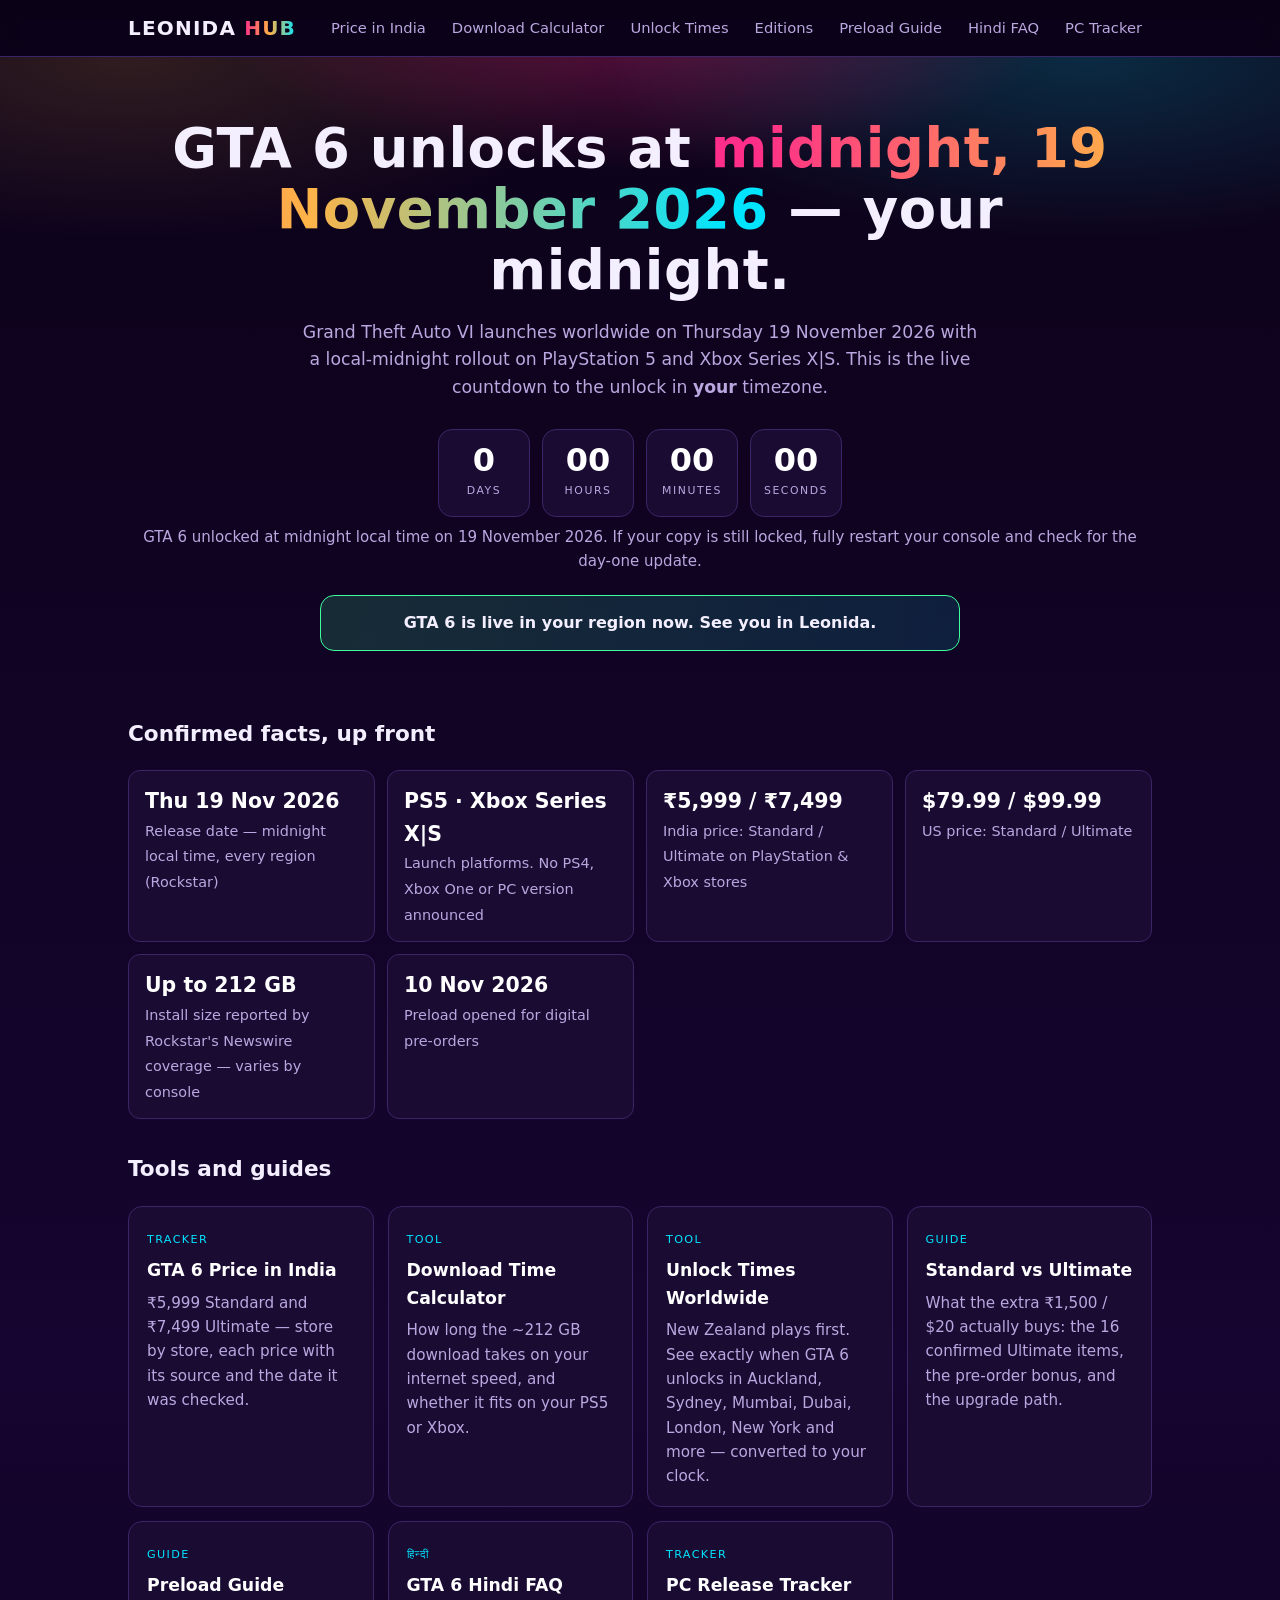
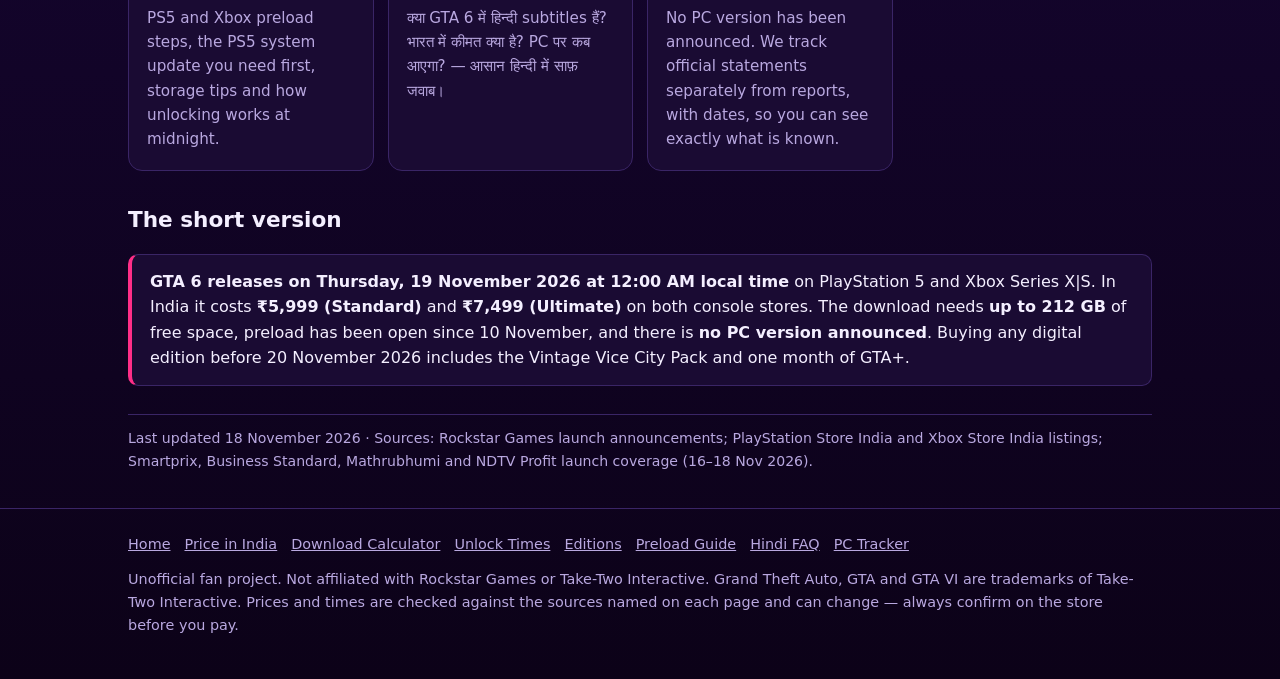
<file: index.html>
<!DOCTYPE html>
<html lang="en">
<head>
<meta charset="UTF-8">
<meta name="viewport" content="width=device-width, initial-scale=1">
<title>GTA 6 Countdown, Price in India, Unlock Times &amp; Tools — Leonida Hub</title>
<meta name="description" content="GTA 6 launches Thursday 19 November 2026 at midnight local time on PS5 and Xbox Series X|S. Live countdown to your unlock, India price tracker (₹5,999 / ₹7,499), download time calculator, unlock times for every timezone, editions, preload guide and a PC release tracker.">
<link rel="canonical" href="https://leonida-hub-zeta.vercel.app/">
<meta name="theme-color" content="#0c0218">
<meta property="og:type" content="website">
<meta property="og:site_name" content="Leonida Hub">
<meta property="og:title" content="GTA 6 Countdown, Price in India, Unlock Times &amp; Tools — Leonida Hub">
<meta property="og:description" content="Live countdown to your GTA 6 unlock, India prices with sources, a download time calculator for the ~212 GB install, unlock times worldwide, editions compared and a PC tracker.">
<meta property="og:url" content="https://leonida-hub-zeta.vercel.app/">
<meta name="twitter:card" content="summary">
<meta name="twitter:title" content="GTA 6 Countdown, Price in India, Unlock Times &amp; Tools — Leonida Hub">
<meta name="twitter:description" content="GTA 6 unlocks at midnight local time on 19 Nov 2026. Countdown, India prices (₹5,999 / ₹7,499), download calculator, unlock times, editions, preload and PC tracker.">
<link rel="stylesheet" href="style.css">
<script type="application/ld+json">
{
  "@context": "https://schema.org",
  "@type": "WebSite",
  "name": "Leonida Hub",
  "url": "https://leonida-hub-zeta.vercel.app/",
  "description": "Unofficial GTA 6 fan hub: countdown, India price tracker, download time calculator, unlock times, editions comparison, preload guide, Hindi FAQ and PC release tracker.",
  "inLanguage": "en"
}
</script>
</head>
<body>
<header class="site">
  <div class="wrap">
    <a class="logo" href="index.html">LEONIDA <span>HUB</span></a>
    <nav class="main" aria-label="Main">
      <a href="price.html">Price in India</a>
      <a href="download-calculator.html">Download Calculator</a>
      <a href="unlock-times.html">Unlock Times</a>
      <a href="editions.html">Editions</a>
      <a href="preload.html">Preload Guide</a>
      <a href="hindi-faq.html">Hindi FAQ</a>
      <a href="pc-tracker.html">PC Tracker</a>
    </nav>
  </div>
</header>

<section class="hero">
  <div class="wrap">
    <h1>GTA 6 unlocks at <span class="grad">midnight, 19 November 2026</span> — your midnight.</h1>
    <p class="lede">Grand Theft Auto VI launches worldwide on Thursday 19 November 2026 with a local-midnight rollout on PlayStation 5 and Xbox Series X|S. This is the live countdown to the unlock in <strong>your</strong> timezone.</p>
    <div class="countdown" id="countdown" aria-live="polite">
      <div class="cd-cell"><b id="cd-d">–</b><small>Days</small></div>
      <div class="cd-cell"><b id="cd-h">–</b><small>Hours</small></div>
      <div class="cd-cell"><b id="cd-m">–</b><small>Minutes</small></div>
      <div class="cd-cell"><b id="cd-s">–</b><small>Seconds</small></div>
    </div>
    <p class="note" id="cd-caption">Counting down to 12:00 AM on 19 November 2026 in your local time.</p>
    <div class="live-banner" id="live-banner">GTA 6 is live in your region now. See you in Leonida.</div>
  </div>
</section>

<main class="wrap">
  <h2>Confirmed facts, up front</h2>
  <div class="facts">
    <div class="fact"><b>Thu 19 Nov 2026</b><span>Release date — midnight local time, every region (Rockstar)</span></div>
    <div class="fact"><b>PS5 · Xbox Series X|S</b><span>Launch platforms. No PS4, Xbox One or PC version announced</span></div>
    <div class="fact"><b>₹5,999 / ₹7,499</b><span>India price: Standard / Ultimate on PlayStation &amp; Xbox stores</span></div>
    <div class="fact"><b>$79.99 / $99.99</b><span>US price: Standard / Ultimate</span></div>
    <div class="fact"><b>Up to 212 GB</b><span>Install size reported by Rockstar's Newswire coverage — varies by console</span></div>
    <div class="fact"><b>10 Nov 2026</b><span>Preload opened for digital pre-orders</span></div>
  </div>

  <h2>Tools and guides</h2>
  <div class="grid">
    <a class="card" href="price.html"><span class="tag">Tracker</span><h3>GTA 6 Price in India</h3><p>₹5,999 Standard and ₹7,499 Ultimate — store by store, each price with its source and the date it was checked.</p></a>
    <a class="card" href="download-calculator.html"><span class="tag">Tool</span><h3>Download Time Calculator</h3><p>How long the ~212 GB download takes on your internet speed, and whether it fits on your PS5 or Xbox.</p></a>
    <a class="card" href="unlock-times.html"><span class="tag">Tool</span><h3>Unlock Times Worldwide</h3><p>New Zealand plays first. See exactly when GTA 6 unlocks in Auckland, Sydney, Mumbai, Dubai, London, New York and more — converted to your clock.</p></a>
    <a class="card" href="editions.html"><span class="tag">Guide</span><h3>Standard vs Ultimate</h3><p>What the extra ₹1,500 / $20 actually buys: the 16 confirmed Ultimate items, the pre-order bonus, and the upgrade path.</p></a>
    <a class="card" href="preload.html"><span class="tag">Guide</span><h3>Preload Guide</h3><p>PS5 and Xbox preload steps, the PS5 system update you need first, storage tips and how unlocking works at midnight.</p></a>
    <a class="card" href="hindi-faq.html"><span class="tag">हिन्दी</span><h3>GTA 6 Hindi FAQ</h3><p>क्या GTA 6 में हिन्दी subtitles हैं? भारत में कीमत क्या है? PC पर कब आएगा? — आसान हिन्दी में साफ़ जवाब।</p></a>
    <a class="card" href="pc-tracker.html"><span class="tag">Tracker</span><h3>PC Release Tracker</h3><p>No PC version has been announced. We track official statements separately from reports, with dates, so you can see exactly what is known.</p></a>
  </div>

  <h2>The short version</h2>
  <div class="answer">
    <p><strong>GTA 6 releases on Thursday, 19 November 2026 at 12:00 AM local time</strong> on PlayStation 5 and Xbox Series X|S. In India it costs <strong>₹5,999 (Standard)</strong> and <strong>₹7,499 (Ultimate)</strong> on both console stores. The download needs <strong>up to 212 GB</strong> of free space, preload has been open since 10 November, and there is <strong>no PC version announced</strong>. Buying any digital edition before 20 November 2026 includes the Vintage Vice City Pack and one month of GTA+.</p>
  </div>
  <p class="meta-line">Last updated 18 November 2026 · Sources: Rockstar Games launch announcements; PlayStation Store India and Xbox Store India listings; Smartprix, Business Standard, Mathrubhumi and NDTV Profit launch coverage (16–18 Nov 2026).</p>
</main>

<footer class="site">
  <div class="wrap">
    <nav aria-label="Footer">
      <a href="index.html">Home</a><a href="price.html">Price in India</a><a href="download-calculator.html">Download Calculator</a><a href="unlock-times.html">Unlock Times</a><a href="editions.html">Editions</a><a href="preload.html">Preload Guide</a><a href="hindi-faq.html">Hindi FAQ</a><a href="pc-tracker.html">PC Tracker</a>
    </nav>
    <p>Unofficial fan project. Not affiliated with Rockstar Games or Take-Two Interactive. Grand Theft Auto, GTA and GTA VI are trademarks of Take-Two Interactive. Prices and times are checked against the sources named on each page and can change — always confirm on the store before you pay.</p>
  </div>
</footer>

<script>
(function(){
  // Unlock = midnight at the start of 19 Nov 2026 in the visitor's own timezone.
  var target = new Date(2026, 10, 19, 0, 0, 0);
  var d=document.getElementById('cd-d'), h=document.getElementById('cd-h'),
      m=document.getElementById('cd-m'), s=document.getElementById('cd-s'),
      cap=document.getElementById('cd-caption'), banner=document.getElementById('live-banner');
  function pad(n){return (n<10?'0':'')+n;}
  function tick(){
    var now = new Date(), diff = target - now;
    if(diff <= 0){
      d.textContent='0'; h.textContent='00'; m.textContent='00'; s.textContent='00';
      banner.style.display='block';
      cap.textContent='GTA 6 unlocked at midnight local time on 19 November 2026. If your copy is still locked, fully restart your console and check for the day-one update.';
      return;
    }
    var days = Math.floor(diff/86400000),
        hrs  = Math.floor(diff%86400000/3600000),
        min  = Math.floor(diff%3600000/60000),
        sec  = Math.floor(diff%60000/1000);
    d.textContent=days; h.textContent=pad(hrs); m.textContent=pad(min); s.textContent=pad(sec);
    setTimeout(tick, 500);
  }
  tick();
})();
</script>
</body>
</html>
</file>
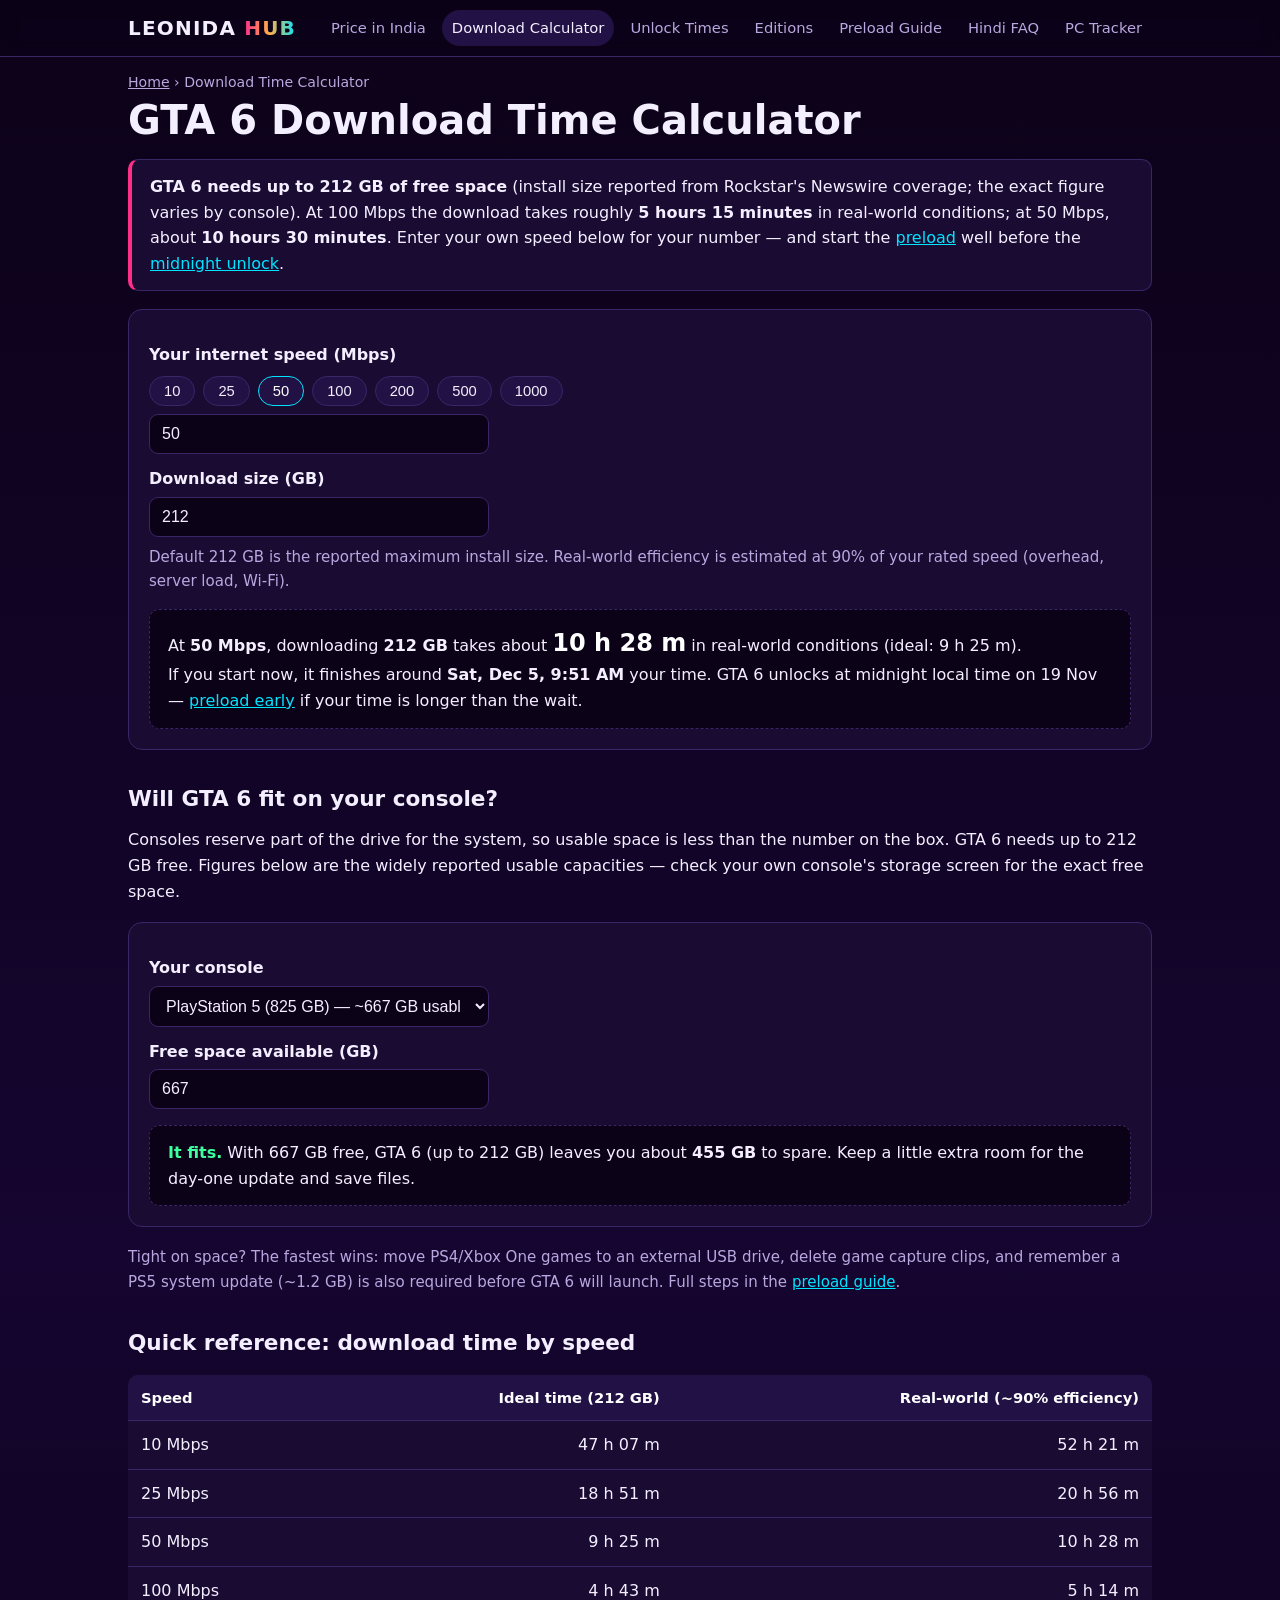
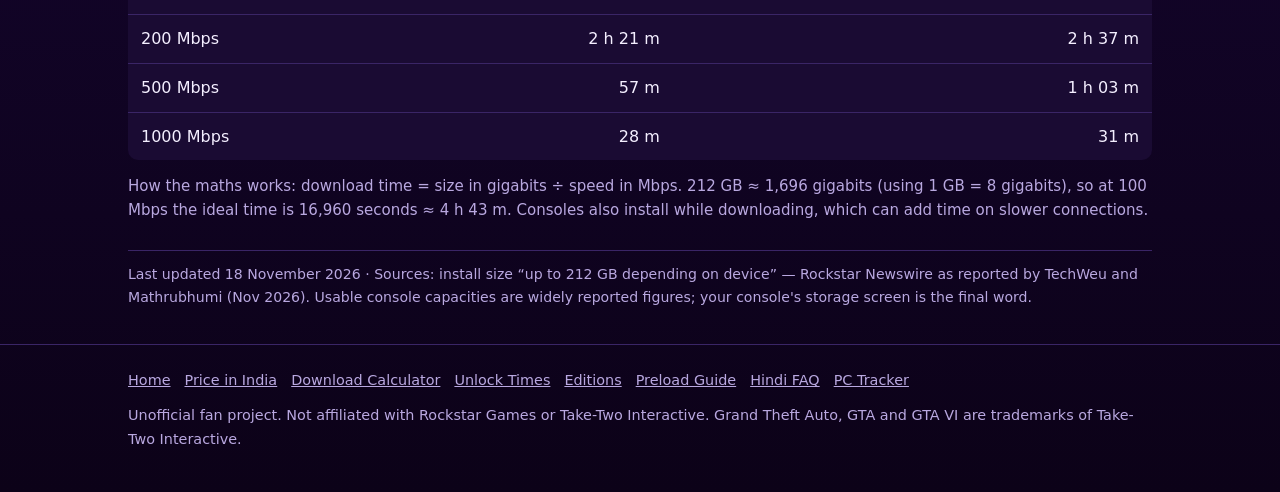
<file: download-calculator.html>
<!DOCTYPE html>
<html lang="en">
<head>
<meta charset="UTF-8">
<meta name="viewport" content="width=device-width, initial-scale=1">
<title>GTA 6 Download Time Calculator — How Long Does the 212 GB Download Take?</title>
<meta name="description" content="Enter your internet speed and see how long the GTA 6 download (up to 212 GB, reported) takes on PS5 or Xbox — plus a storage check: does GTA 6 fit on your console's usable space?">
<link rel="canonical" href="https://leonida-hub-zeta.vercel.app/download-calculator.html">
<meta name="theme-color" content="#0c0218">
<meta property="og:type" content="website">
<meta property="og:site_name" content="Leonida Hub">
<meta property="og:title" content="GTA 6 Download Time Calculator — 212 GB on Your Speed">
<meta property="og:description" content="Pick your Mbps and get your GTA 6 download time instantly, the time it would finish if you start now, and a will-it-fit storage check for PS5 and Xbox.">
<meta property="og:url" content="https://leonida-hub-zeta.vercel.app/download-calculator.html">
<meta name="twitter:card" content="summary">
<meta name="twitter:title" content="GTA 6 Download Time Calculator">
<meta name="twitter:description" content="GTA 6 needs up to 212 GB. At 50 Mbps that's about 10.5 hours. Calculate your own download time and check your console storage.">
<link rel="stylesheet" href="style.css">
<script type="application/ld+json">
{
  "@context": "https://schema.org",
  "@type": "BreadcrumbList",
  "itemListElement": [
    {"@type": "ListItem", "position": 1, "name": "Leonida Hub", "item": "https://leonida-hub-zeta.vercel.app/"},
    {"@type": "ListItem", "position": 2, "name": "GTA 6 Download Time Calculator", "item": "https://leonida-hub-zeta.vercel.app/download-calculator.html"}
  ]
}
</script>
<script type="application/ld+json">
{
  "@context": "https://schema.org",
  "@type": "WebApplication",
  "name": "GTA 6 Download Time Calculator",
  "url": "https://leonida-hub-zeta.vercel.app/download-calculator.html",
  "applicationCategory": "UtilitiesApplication",
  "operatingSystem": "Any",
  "offers": {"@type": "Offer", "price": "0", "priceCurrency": "USD"},
  "description": "Calculates how long the GTA 6 download (up to 212 GB, reported) takes at a given internet speed, and checks console storage."
}
</script>
</head>
<body>
<header class="site">
  <div class="wrap">
    <a class="logo" href="index.html">LEONIDA <span>HUB</span></a>
    <nav class="main" aria-label="Main">
      <a href="price.html">Price in India</a>
      <a href="download-calculator.html" aria-current="page">Download Calculator</a>
      <a href="unlock-times.html">Unlock Times</a>
      <a href="editions.html">Editions</a>
      <a href="preload.html">Preload Guide</a>
      <a href="hindi-faq.html">Hindi FAQ</a>
      <a href="pc-tracker.html">PC Tracker</a>
    </nav>
  </div>
</header>

<main class="wrap">
  <p class="crumbs"><a href="index.html">Home</a> › Download Time Calculator</p>
  <h1 class="page">GTA 6 Download Time Calculator</h1>
  <div class="answer">
    <p><strong>GTA 6 needs up to 212 GB of free space</strong> (install size reported from Rockstar's Newswire coverage; the exact figure varies by console). At 100 Mbps the download takes roughly <strong>5 hours 15 minutes</strong> in real-world conditions; at 50 Mbps, about <strong>10 hours 30 minutes</strong>. Enter your own speed below for your number — and start the <a href="preload.html">preload</a> well before the <a href="unlock-times.html">midnight unlock</a>.</p>
  </div>

  <div class="tool">
    <label for="speed">Your internet speed (Mbps)</label>
    <div class="chips" id="speed-chips">
      <button type="button" class="chip" data-speed="10">10</button>
      <button type="button" class="chip" data-speed="25">25</button>
      <button type="button" class="chip on" data-speed="50">50</button>
      <button type="button" class="chip" data-speed="100">100</button>
      <button type="button" class="chip" data-speed="200">200</button>
      <button type="button" class="chip" data-speed="500">500</button>
      <button type="button" class="chip" data-speed="1000">1000</button>
    </div>
    <input type="number" id="speed" min="1" max="10000" step="any" value="50" aria-label="Custom speed in Mbps">
    <label for="size">Download size (GB)</label>
    <input type="number" id="size" min="1" max="1000" step="any" value="212" aria-label="Download size in GB">
    <p class="note">Default 212 GB is the reported maximum install size. Real-world efficiency is estimated at 90% of your rated speed (overhead, server load, Wi-Fi).</p>
    <div class="result" id="result" aria-live="polite"></div>
  </div>

  <h2>Will GTA 6 fit on your console?</h2>
  <p>Consoles reserve part of the drive for the system, so usable space is less than the number on the box. GTA 6 needs up to 212 GB free. Figures below are the widely reported usable capacities — check your own console's storage screen for the exact free space.</p>
  <div class="tool">
    <label for="console">Your console</label>
    <select id="console">
      <option value="667">PlayStation 5 (825 GB) — ~667 GB usable</option>
      <option value="848">PlayStation 5 Slim / PS5 (1 TB) — ~848 GB usable</option>
      <option value="802">Xbox Series X (1 TB) — ~802 GB usable</option>
      <option value="364">Xbox Series S (512 GB) — ~364 GB usable</option>
      <option value="802">Xbox Series S (1 TB) — ~802 GB usable</option>
      <option value="custom">Enter my free space manually…</option>
    </select>
    <label for="free">Free space available (GB)</label>
    <input type="number" id="free" min="0" max="4000" step="any" value="667" aria-label="Free space in GB">
    <div class="result" id="fit-result" aria-live="polite"></div>
  </div>
  <p class="note">Tight on space? The fastest wins: move PS4/Xbox One games to an external USB drive, delete game capture clips, and remember a PS5 system update (~1.2 GB) is also required before GTA 6 will launch. Full steps in the <a href="preload.html">preload guide</a>.</p>

  <h2>Quick reference: download time by speed</h2>
  <table>
    <thead><tr><th>Speed</th><th class="num">Ideal time (212 GB)</th><th class="num">Real-world (~90% efficiency)</th></tr></thead>
    <tbody>
      <tr><td>10 Mbps</td><td class="num">47 h 07 m</td><td class="num">52 h 21 m</td></tr>
      <tr><td>25 Mbps</td><td class="num">18 h 51 m</td><td class="num">20 h 56 m</td></tr>
      <tr><td>50 Mbps</td><td class="num">9 h 25 m</td><td class="num">10 h 28 m</td></tr>
      <tr><td>100 Mbps</td><td class="num">4 h 43 m</td><td class="num">5 h 14 m</td></tr>
      <tr><td>200 Mbps</td><td class="num">2 h 21 m</td><td class="num">2 h 37 m</td></tr>
      <tr><td>500 Mbps</td><td class="num">57 m</td><td class="num">1 h 03 m</td></tr>
      <tr><td>1000 Mbps</td><td class="num">28 m</td><td class="num">31 m</td></tr>
    </tbody>
  </table>
  <p class="note">How the maths works: download time = size in gigabits ÷ speed in Mbps. 212 GB ≈ 1,696 gigabits (using 1 GB = 8 gigabits), so at 100 Mbps the ideal time is 16,960 seconds ≈ 4 h 43 m. Consoles also install while downloading, which can add time on slower connections.</p>

  <p class="meta-line">Last updated 18 November 2026 · Sources: install size “up to 212 GB depending on device” — Rockstar Newswire as reported by TechWeu and Mathrubhumi (Nov 2026). Usable console capacities are widely reported figures; your console's storage screen is the final word.</p>
</main>

<footer class="site">
  <div class="wrap">
    <nav aria-label="Footer">
      <a href="index.html">Home</a><a href="price.html">Price in India</a><a href="download-calculator.html">Download Calculator</a><a href="unlock-times.html">Unlock Times</a><a href="editions.html">Editions</a><a href="preload.html">Preload Guide</a><a href="hindi-faq.html">Hindi FAQ</a><a href="pc-tracker.html">PC Tracker</a>
    </nav>
    <p>Unofficial fan project. Not affiliated with Rockstar Games or Take-Two Interactive. Grand Theft Auto, GTA and GTA VI are trademarks of Take-Two Interactive.</p>
  </div>
</footer>

<script>
(function(){
  var speedEl=document.getElementById('speed'), sizeEl=document.getElementById('size'),
      res=document.getElementById('result');
  function fmt(sec){
    if(!isFinite(sec)||sec<0) return '—';
    var h=Math.floor(sec/3600), m=Math.floor(sec%3600/60), s=Math.round(sec%60);
    if(h>=1) return h+' h '+ (m<10?'0':'')+m +' m';
    if(m>=1) return m+' m '+ (s<10?'0':'')+s +' s';
    return s+' s';
  }
  function calc(){
    var mbps=parseFloat(speedEl.value), gb=parseFloat(sizeEl.value);
    if(!(mbps>0)||!(gb>0)){ res.innerHTML='Enter a speed and a size to see your download time.'; return; }
    var ideal = gb*8*1000/mbps;         // seconds at full rated speed
    var real  = ideal/0.9;              // ~90% real-world efficiency
    var finish = new Date(Date.now()+real*1000);
    res.innerHTML = 'At <b>'+mbps+' Mbps</b>, downloading <b>'+gb+' GB</b> takes about <b class="big">'+fmt(real)+'</b> in real-world conditions (ideal: '+fmt(ideal)+').<br>If you start now, it finishes around <b>'+finish.toLocaleString(undefined,{weekday:'short',day:'numeric',month:'short',hour:'numeric',minute:'2-digit'})+'</b> your time. GTA 6 unlocks at midnight local time on 19 Nov — <a href="preload.html">preload early</a> if your time is longer than the wait.';
  }
  document.getElementById('speed-chips').addEventListener('click',function(e){
    var b=e.target.closest('.chip'); if(!b) return;
    document.querySelectorAll('#speed-chips .chip').forEach(function(c){c.classList.remove('on')});
    b.classList.add('on'); speedEl.value=b.dataset.speed; calc();
  });
  speedEl.addEventListener('input',calc); sizeEl.addEventListener('input',calc);
  calc();

  var consoleEl=document.getElementById('console'), freeEl=document.getElementById('free'),
      fit=document.getElementById('fit-result');
  function fitCalc(){
    var free=parseFloat(freeEl.value), need=212;
    if(!(free>=0)){ fit.innerHTML='Enter your free space to check.'; return; }
    if(free>=need){
      fit.innerHTML='<b style="color:var(--green)">It fits.</b> With '+free+' GB free, GTA 6 (up to 212 GB) leaves you about <b>'+Math.round(free-need)+' GB</b> to spare. Keep a little extra room for the day-one update and save files.';
    } else {
      fit.innerHTML='<b style="color:var(--sun)">Not yet.</b> With '+free+' GB free you are about <b>'+Math.ceil(need-free)+' GB short</b> of the reported 212 GB install size. Move older games to external storage or delete captures, then check again.';
    }
  }
  consoleEl.addEventListener('change',function(){
    if(consoleEl.value!=='custom'){ freeEl.value=consoleEl.value; }
    fitCalc();
  });
  freeEl.addEventListener('input',fitCalc);
  fitCalc();
})();
</script>
</body>
</html>
</file>
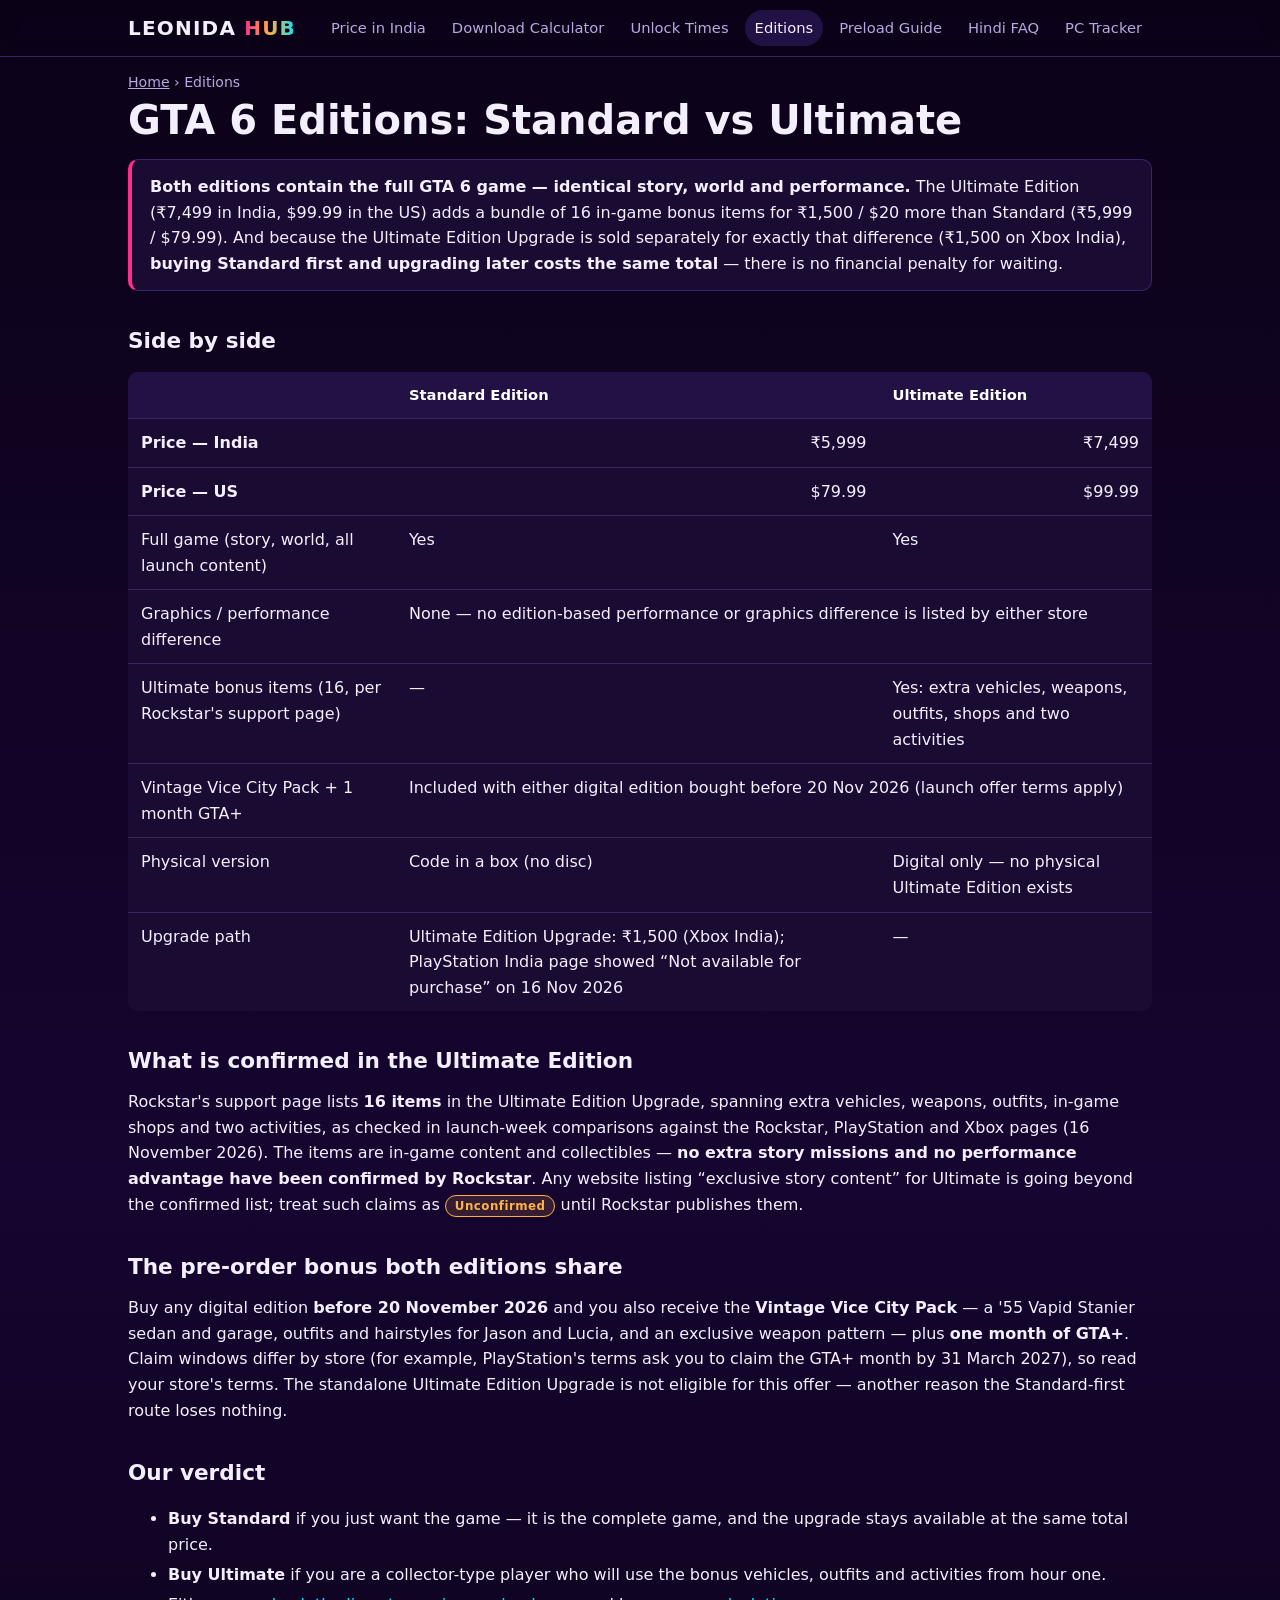
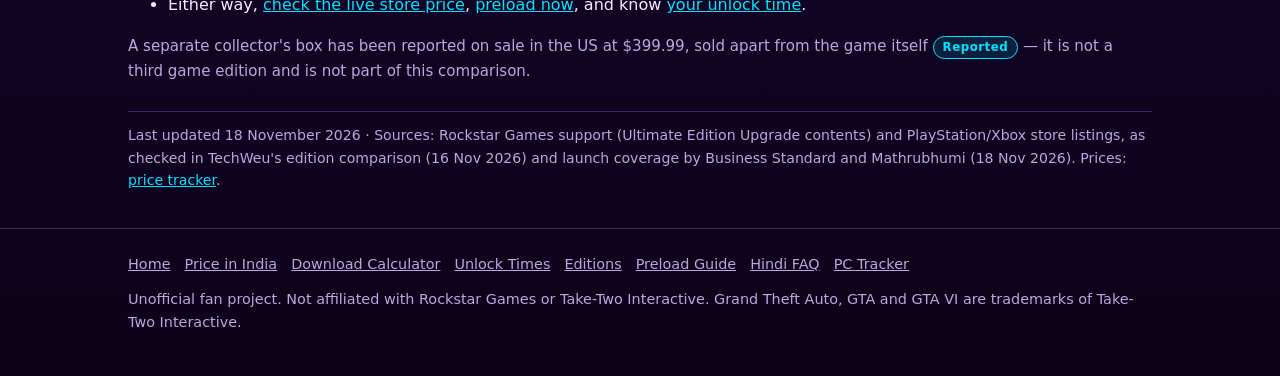
<file: editions.html>
<!DOCTYPE html>
<html lang="en">
<head>
<meta charset="UTF-8">
<meta name="viewport" content="width=device-width, initial-scale=1">
<title>GTA 6 Editions — Standard vs Ultimate: What's Included, Is Ultimate Worth It?</title>
<meta name="description" content="GTA 6 Standard ($79.99 / ₹5,999) vs Ultimate ($99.99 / ₹7,499): the 16 confirmed Ultimate bonus items, the Vintage Vice City Pack pre-order bonus, the ₹1,500 upgrade path, and which edition to buy. Only confirmed contents — unconfirmed items labelled.">
<link rel="canonical" href="https://leonida-hub-zeta.vercel.app/editions.html">
<meta name="theme-color" content="#0c0218">
<meta property="og:type" content="article">
<meta property="og:site_name" content="Leonida Hub">
<meta property="og:title" content="GTA 6 Editions — Standard vs Ultimate Compared">
<meta property="og:description" content="Same game in both editions. Ultimate adds 16 bonus items for ₹1,500 / $20 more — and upgrading later costs the same. Full confirmed comparison.">
<meta property="og:url" content="https://leonida-hub-zeta.vercel.app/editions.html">
<meta name="twitter:card" content="summary">
<meta name="twitter:title" content="GTA 6 Editions — Standard vs Ultimate">
<meta name="twitter:description" content="What the Ultimate Edition's extra ₹1,500 / $20 actually buys, what both editions include before 20 Nov, and why Standard is the safer buy for most players.">
<link rel="stylesheet" href="style.css">
<script type="application/ld+json">
{
  "@context": "https://schema.org",
  "@type": "BreadcrumbList",
  "itemListElement": [
    {"@type": "ListItem", "position": 1, "name": "Leonida Hub", "item": "https://leonida-hub-zeta.vercel.app/"},
    {"@type": "ListItem", "position": 2, "name": "GTA 6 Editions", "item": "https://leonida-hub-zeta.vercel.app/editions.html"}
  ]
}
</script>
</head>
<body>
<header class="site">
  <div class="wrap">
    <a class="logo" href="index.html">LEONIDA <span>HUB</span></a>
    <nav class="main" aria-label="Main">
      <a href="price.html">Price in India</a>
      <a href="download-calculator.html">Download Calculator</a>
      <a href="unlock-times.html">Unlock Times</a>
      <a href="editions.html" aria-current="page">Editions</a>
      <a href="preload.html">Preload Guide</a>
      <a href="hindi-faq.html">Hindi FAQ</a>
      <a href="pc-tracker.html">PC Tracker</a>
    </nav>
  </div>
</header>

<main class="wrap">
  <p class="crumbs"><a href="index.html">Home</a> › Editions</p>
  <h1 class="page">GTA 6 Editions: Standard vs Ultimate</h1>
  <div class="answer">
    <p><strong>Both editions contain the full GTA 6 game — identical story, world and performance.</strong> The Ultimate Edition (₹7,499 in India, $99.99 in the US) adds a bundle of 16 in-game bonus items for ₹1,500 / $20 more than Standard (₹5,999 / $79.99). And because the Ultimate Edition Upgrade is sold separately for exactly that difference (₹1,500 on Xbox India), <strong>buying Standard first and upgrading later costs the same total</strong> — there is no financial penalty for waiting.</p>
  </div>

  <h2>Side by side</h2>
  <table>
    <thead><tr><th></th><th>Standard Edition</th><th>Ultimate Edition</th></tr></thead>
    <tbody>
      <tr><td><strong>Price — India</strong></td><td class="num">₹5,999</td><td class="num">₹7,499</td></tr>
      <tr><td><strong>Price — US</strong></td><td class="num">$79.99</td><td class="num">$99.99</td></tr>
      <tr><td>Full game (story, world, all launch content)</td><td>Yes</td><td>Yes</td></tr>
      <tr><td>Graphics / performance difference</td><td colspan="2">None — no edition-based performance or graphics difference is listed by either store</td></tr>
      <tr><td>Ultimate bonus items (16, per Rockstar's support page)</td><td>—</td><td>Yes: extra vehicles, weapons, outfits, shops and two activities</td></tr>
      <tr><td>Vintage Vice City Pack + 1 month GTA+</td><td colspan="2">Included with either digital edition bought before 20 Nov 2026 (launch offer terms apply)</td></tr>
      <tr><td>Physical version</td><td>Code in a box (no disc)</td><td>Digital only — no physical Ultimate Edition exists</td></tr>
      <tr><td>Upgrade path</td><td>Ultimate Edition Upgrade: ₹1,500 (Xbox India); PlayStation India page showed “Not available for purchase” on 16 Nov 2026</td><td>—</td></tr>
    </tbody>
  </table>

  <h2>What is confirmed in the Ultimate Edition</h2>
  <p>Rockstar's support page lists <strong>16 items</strong> in the Ultimate Edition Upgrade, spanning extra vehicles, weapons, outfits, in-game shops and two activities, as checked in launch-week comparisons against the Rockstar, PlayStation and Xbox pages (16 November 2026). The items are in-game content and collectibles — <strong>no extra story missions and no performance advantage have been confirmed by Rockstar</strong>. Any website listing “exclusive story content” for Ultimate is going beyond the confirmed list; treat such claims as <span class="badge wait">Unconfirmed</span> until Rockstar publishes them.</p>

  <h2>The pre-order bonus both editions share</h2>
  <p>Buy any digital edition <strong>before 20 November 2026</strong> and you also receive the <strong>Vintage Vice City Pack</strong> — a '55 Vapid Stanier sedan and garage, outfits and hairstyles for Jason and Lucia, and an exclusive weapon pattern — plus <strong>one month of GTA+</strong>. Claim windows differ by store (for example, PlayStation's terms ask you to claim the GTA+ month by 31 March 2027), so read your store's terms. The standalone Ultimate Edition Upgrade is not eligible for this offer — another reason the Standard-first route loses nothing.</p>

  <h2>Our verdict</h2>
  <ul class="tight">
    <li><strong>Buy Standard</strong> if you just want the game — it is the complete game, and the upgrade stays available at the same total price.</li>
    <li><strong>Buy Ultimate</strong> if you are a collector-type player who will use the bonus vehicles, outfits and activities from hour one.</li>
    <li>Either way, <a href="price.html">check the live store price</a>, <a href="preload.html">preload now</a>, and know <a href="unlock-times.html">your unlock time</a>.</li>
  </ul>
  <p class="note">A separate collector's box has been reported on sale in the US at $399.99, sold apart from the game itself <span class="badge rep">Reported</span> — it is not a third game edition and is not part of this comparison.</p>

  <p class="meta-line">Last updated 18 November 2026 · Sources: Rockstar Games support (Ultimate Edition Upgrade contents) and PlayStation/Xbox store listings, as checked in TechWeu's edition comparison (16 Nov 2026) and launch coverage by Business Standard and Mathrubhumi (18 Nov 2026). Prices: <a href="price.html">price tracker</a>.</p>
</main>

<footer class="site">
  <div class="wrap">
    <nav aria-label="Footer">
      <a href="index.html">Home</a><a href="price.html">Price in India</a><a href="download-calculator.html">Download Calculator</a><a href="unlock-times.html">Unlock Times</a><a href="editions.html">Editions</a><a href="preload.html">Preload Guide</a><a href="hindi-faq.html">Hindi FAQ</a><a href="pc-tracker.html">PC Tracker</a>
    </nav>
    <p>Unofficial fan project. Not affiliated with Rockstar Games or Take-Two Interactive. Grand Theft Auto, GTA and GTA VI are trademarks of Take-Two Interactive.</p>
  </div>
</footer>
</body>
</html>
</file>
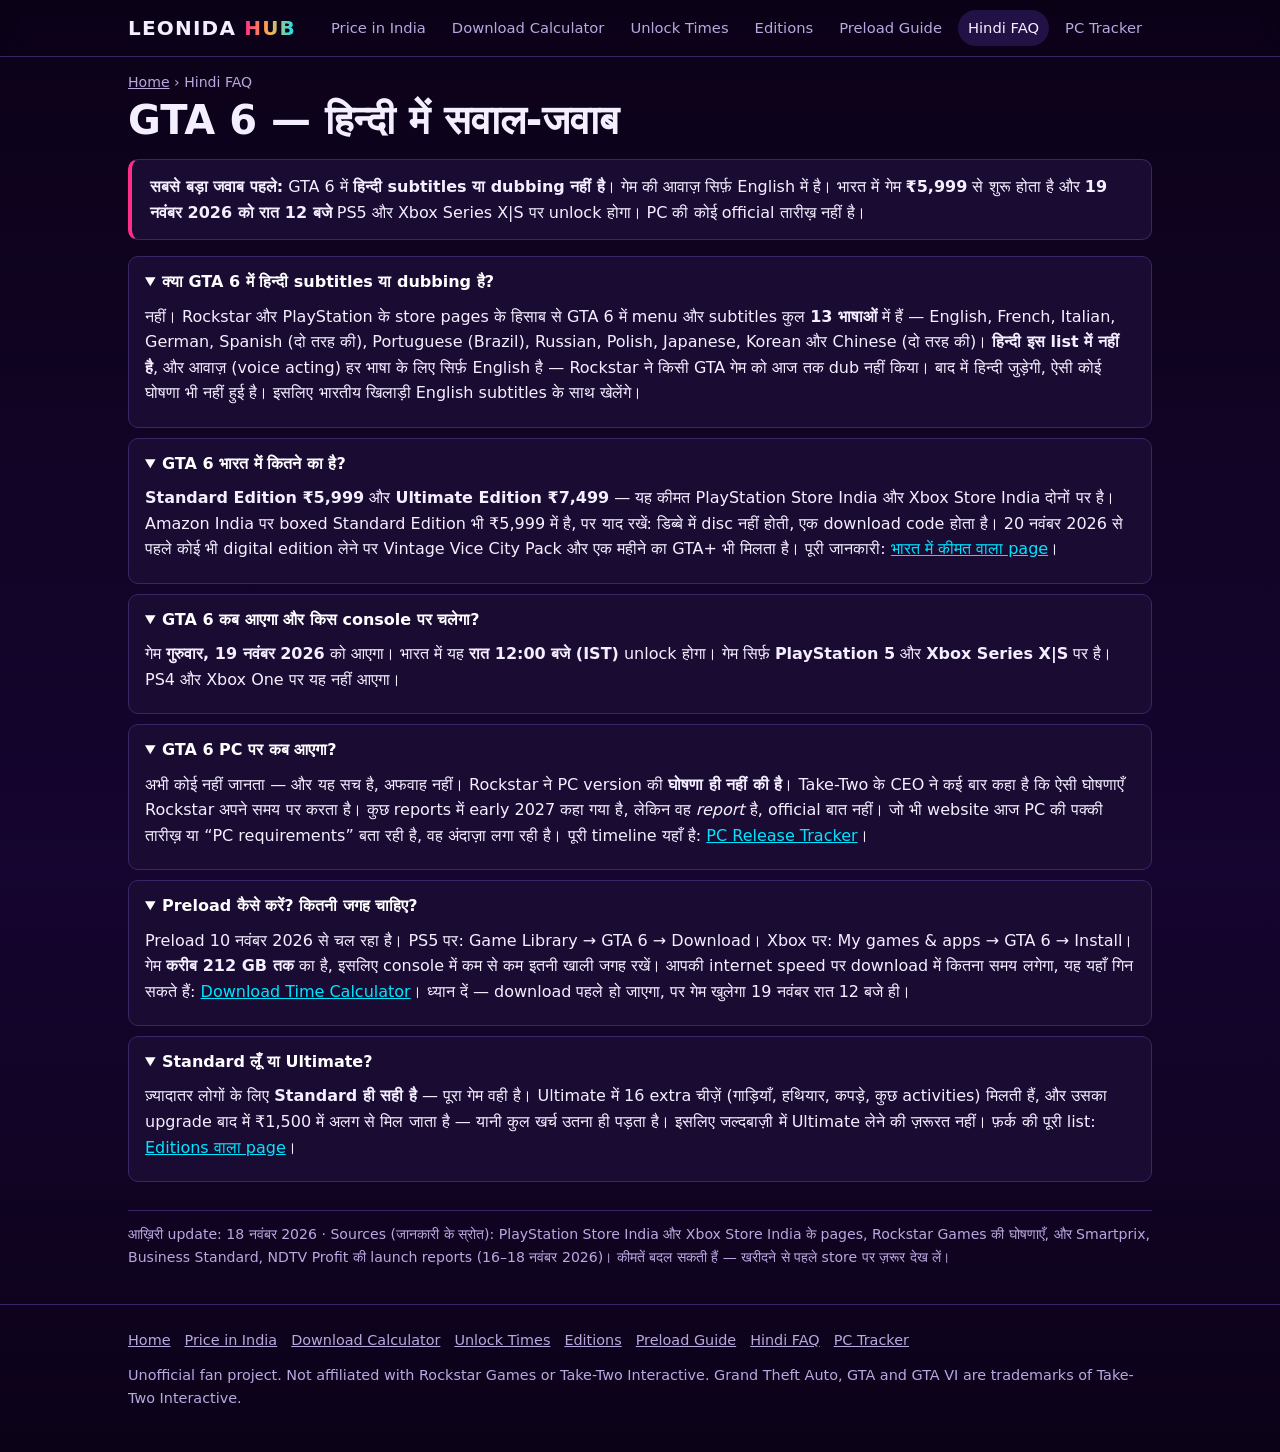
<file: hindi-faq.html>
<!DOCTYPE html>
<html lang="hi">
<head>
<meta charset="UTF-8">
<meta name="viewport" content="width=device-width, initial-scale=1">
<title>GTA 6 Hindi FAQ — हिन्दी Subtitles, भारत में कीमत, PC, Preload के जवाब</title>
<meta name="description" content="GTA 6 के सबसे ज़रूरी सवाल, आसान हिन्दी में: क्या GTA 6 में हिन्दी subtitles हैं? भारत में कीमत ₹5,999 / ₹7,499 है। गेम 19 नवंबर 2026 को PS5 और Xbox पर आएगा, PC की कोई तारीख़ नहीं है।">
<link rel="canonical" href="https://leonida-hub-zeta.vercel.app/hindi-faq.html">
<meta name="theme-color" content="#0c0218">
<meta property="og:type" content="article">
<meta property="og:site_name" content="Leonida Hub">
<meta property="og:title" content="GTA 6 Hindi FAQ — हिन्दी में साफ़ जवाब">
<meta property="og:description" content="क्या GTA 6 में हिन्दी है? नहीं — आवाज़ और text दोनों English में हैं। भारत में कीमत, platforms, preload और PC की जानकारी, आसान हिन्दी में।">
<meta property="og:url" content="https://leonida-hub-zeta.vercel.app/hindi-faq.html">
<meta name="twitter:card" content="summary">
<meta name="twitter:title" content="GTA 6 Hindi FAQ — हिन्दी में साफ़ जवाब">
<meta name="twitter:description" content="GTA 6 में हिन्दी subtitles नहीं हैं। भारत में कीमत ₹5,999 से शुरू। सारे बड़े सवालों के जवाब हिन्दी में।">
<link rel="stylesheet" href="style.css">
<script type="application/ld+json">
{
  "@context": "https://schema.org",
  "@type": "BreadcrumbList",
  "itemListElement": [
    {"@type": "ListItem", "position": 1, "name": "Leonida Hub", "item": "https://leonida-hub-zeta.vercel.app/"},
    {"@type": "ListItem", "position": 2, "name": "GTA 6 Hindi FAQ", "item": "https://leonida-hub-zeta.vercel.app/hindi-faq.html"}
  ]
}
</script>
<script type="application/ld+json">
{
  "@context": "https://schema.org",
  "@type": "FAQPage",
  "inLanguage": "hi",
  "mainEntity": [
    {"@type": "Question", "name": "क्या GTA 6 में हिन्दी subtitles या dubbing है?", "acceptedAnswer": {"@type": "Answer", "text": "नहीं। GTA 6 में हिन्दी न subtitles हैं, न dubbing। गेम की आवाज़ (voice) सिर्फ़ English में है, और menu व subtitles कुल 13 भाषाओं में हैं — जिनमें हिन्दी शामिल नहीं है। यह जानकारी PlayStation और Rockstar के store pages पर दी गई list से है। भारतीय खिलाड़ियों को English text और English आवाज़ के साथ खेलना होगा।"}},
    {"@type": "Question", "name": "GTA 6 भारत में कितने का है?", "acceptedAnswer": {"@type": "Answer", "text": "भारत में GTA 6 का Standard Edition ₹5,999 का और Ultimate Edition ₹7,499 का है। यह कीमत PlayStation Store India और Xbox Store India दोनों पर है। Amazon India पर boxed Standard Edition भी ₹5,999 में मिल रहा है, लेकिन डिब्बे में disc नहीं, download code होता है।"}},
    {"@type": "Question", "name": "GTA 6 कब और किस पर आएगा?", "acceptedAnswer": {"@type": "Answer", "text": "GTA 6 गुरुवार, 19 नवंबर 2026 को आएगा। भारत में यह रात 12 बजे (12:00 AM IST) unlock होगा। गेम सिर्फ़ PlayStation 5 और Xbox Series X|S पर आएगा — PS4, Xbox One और PC पर launch के समय नहीं आएगा।"}},
    {"@type": "Question", "name": "GTA 6 PC पर कब आएगा?", "acceptedAnswer": {"@type": "Answer", "text": "PC version की कोई official घोषणा नहीं हुई है और कोई तारीख़ नहीं दी गई है। Rockstar ने गेम सिर्फ़ PS5 और Xbox Series X|S के लिए announce किया है। कुछ reports में early 2027 की बात है, लेकिन वह report है, official घोषणा नहीं।"}},
    {"@type": "Question", "name": "Preload क्या होता है और कैसे करें?", "acceptedAnswer": {"@type": "Answer", "text": "Preload मतलब गेम को release से पहले download कर लेना, ताकि launch के समय इंतज़ार न करना पड़े। Preload 10 नवंबर 2026 से शुरू है। PS5 पर Game Library से और Xbox पर My games & apps से GTA 6 चुनकर Download/Install करें। गेम करीब 212 GB तक का है, इसलिए console में इतनी खाली जगह रखें। Download होने के बाद भी गेम 19 नवंबर रात 12 बजे ही खुलेगा — preload से early access नहीं मिलता।"}},
    {"@type": "Question", "name": "Standard और Ultimate Edition में क्या फ़र्क है?", "acceptedAnswer": {"@type": "Answer", "text": "दोनों में पूरा गेम एक जैसा है — कहानी और graphics में कोई फ़र्क नहीं। Ultimate Edition में 16 extra चीज़ें मिलती हैं, जैसे कुछ गाड़ियाँ, हथियार, कपड़े और activities। Ultimate का upgrade बाद में ₹1,500 में अलग से भी मिलता है, इसलिए Standard पहले लेना नुक़सान का सौदा नहीं है।"}}
  ]
}
</script>
</head>
<body>
<header class="site">
  <div class="wrap">
    <a class="logo" href="index.html">LEONIDA <span>HUB</span></a>
    <nav class="main" aria-label="Main">
      <a href="price.html">Price in India</a>
      <a href="download-calculator.html">Download Calculator</a>
      <a href="unlock-times.html">Unlock Times</a>
      <a href="editions.html">Editions</a>
      <a href="preload.html">Preload Guide</a>
      <a href="hindi-faq.html" aria-current="page">Hindi FAQ</a>
      <a href="pc-tracker.html">PC Tracker</a>
    </nav>
  </div>
</header>

<main class="wrap">
  <p class="crumbs"><a href="index.html">Home</a> › Hindi FAQ</p>
  <h1 class="page">GTA 6 — हिन्दी में सवाल-जवाब</h1>
  <div class="answer">
    <p><strong>सबसे बड़ा जवाब पहले:</strong> GTA 6 में <strong>हिन्दी subtitles या dubbing नहीं है</strong>। गेम की आवाज़ सिर्फ़ English में है। भारत में गेम <strong>₹5,999</strong> से शुरू होता है और <strong>19 नवंबर 2026 को रात 12 बजे</strong> PS5 और Xbox Series X|S पर unlock होगा। PC की कोई official तारीख़ नहीं है।</p>
  </div>

  <details open>
    <summary>क्या GTA 6 में हिन्दी subtitles या dubbing है?</summary>
    <p>नहीं। Rockstar और PlayStation के store pages के हिसाब से GTA 6 में menu और subtitles कुल <strong>13 भाषाओं</strong> में हैं — English, French, Italian, German, Spanish (दो तरह की), Portuguese (Brazil), Russian, Polish, Japanese, Korean और Chinese (दो तरह की)। <strong>हिन्दी इस list में नहीं है</strong>, और आवाज़ (voice acting) हर भाषा के लिए सिर्फ़ English है — Rockstar ने किसी GTA गेम को आज तक dub नहीं किया। बाद में हिन्दी जुड़ेगी, ऐसी कोई घोषणा भी नहीं हुई है। इसलिए भारतीय खिलाड़ी English subtitles के साथ खेलेंगे।</p>
  </details>

  <details open>
    <summary>GTA 6 भारत में कितने का है?</summary>
    <p><strong>Standard Edition ₹5,999</strong> और <strong>Ultimate Edition ₹7,499</strong> — यह कीमत PlayStation Store India और Xbox Store India दोनों पर है। Amazon India पर boxed Standard Edition भी ₹5,999 में है, पर याद रखें: डिब्बे में disc नहीं होती, एक download code होता है। 20 नवंबर 2026 से पहले कोई भी digital edition लेने पर Vintage Vice City Pack और एक महीने का GTA+ भी मिलता है। पूरी जानकारी: <a href="price.html">भारत में कीमत वाला page</a>।</p>
  </details>

  <details open>
    <summary>GTA 6 कब आएगा और किस console पर चलेगा?</summary>
    <p>गेम <strong>गुरुवार, 19 नवंबर 2026</strong> को आएगा। भारत में यह <strong>रात 12:00 बजे (IST)</strong> unlock होगा। गेम सिर्फ़ <strong>PlayStation 5</strong> और <strong>Xbox Series X|S</strong> पर है। PS4 और Xbox One पर यह नहीं आएगा।</p>
  </details>

  <details open>
    <summary>GTA 6 PC पर कब आएगा?</summary>
    <p>अभी कोई नहीं जानता — और यह सच है, अफवाह नहीं। Rockstar ने PC version की <strong>घोषणा ही नहीं की है</strong>। Take-Two के CEO ने कई बार कहा है कि ऐसी घोषणाएँ Rockstar अपने समय पर करता है। कुछ reports में early 2027 कहा गया है, लेकिन वह <em>report</em> है, official बात नहीं। जो भी website आज PC की पक्की तारीख़ या “PC requirements” बता रही है, वह अंदाज़ा लगा रही है। पूरी timeline यहाँ है: <a href="pc-tracker.html">PC Release Tracker</a>।</p>
  </details>

  <details open>
    <summary>Preload कैसे करें? कितनी जगह चाहिए?</summary>
    <p>Preload 10 नवंबर 2026 से चल रहा है। PS5 पर: Game Library → GTA 6 → Download। Xbox पर: My games &amp; apps → GTA 6 → Install। गेम <strong>करीब 212 GB तक</strong> का है, इसलिए console में कम से कम इतनी खाली जगह रखें। आपकी internet speed पर download में कितना समय लगेगा, यह यहाँ गिन सकते हैं: <a href="download-calculator.html">Download Time Calculator</a>। ध्यान दें — download पहले हो जाएगा, पर गेम खुलेगा 19 नवंबर रात 12 बजे ही।</p>
  </details>

  <details open>
    <summary>Standard लूँ या Ultimate?</summary>
    <p>ज़्यादातर लोगों के लिए <strong>Standard ही सही है</strong> — पूरा गेम वही है। Ultimate में 16 extra चीज़ें (गाड़ियाँ, हथियार, कपड़े, कुछ activities) मिलती हैं, और उसका upgrade बाद में ₹1,500 में अलग से मिल जाता है — यानी कुल खर्च उतना ही पड़ता है। इसलिए जल्दबाज़ी में Ultimate लेने की ज़रूरत नहीं। फ़र्क की पूरी list: <a href="editions.html">Editions वाला page</a>।</p>
  </details>

  <p class="meta-line">आख़िरी update: 18 नवंबर 2026 · Sources (जानकारी के स्रोत): PlayStation Store India और Xbox Store India के pages, Rockstar Games की घोषणाएँ, और Smartprix, Business Standard, NDTV Profit की launch reports (16–18 नवंबर 2026)। कीमतें बदल सकती हैं — खरीदने से पहले store पर ज़रूर देख लें।</p>
</main>

<footer class="site">
  <div class="wrap">
    <nav aria-label="Footer">
      <a href="index.html">Home</a><a href="price.html">Price in India</a><a href="download-calculator.html">Download Calculator</a><a href="unlock-times.html">Unlock Times</a><a href="editions.html">Editions</a><a href="preload.html">Preload Guide</a><a href="hindi-faq.html">Hindi FAQ</a><a href="pc-tracker.html">PC Tracker</a>
    </nav>
    <p>Unofficial fan project. Not affiliated with Rockstar Games or Take-Two Interactive. Grand Theft Auto, GTA and GTA VI are trademarks of Take-Two Interactive.</p>
  </div>
</footer>
</body>
</html>
</file>
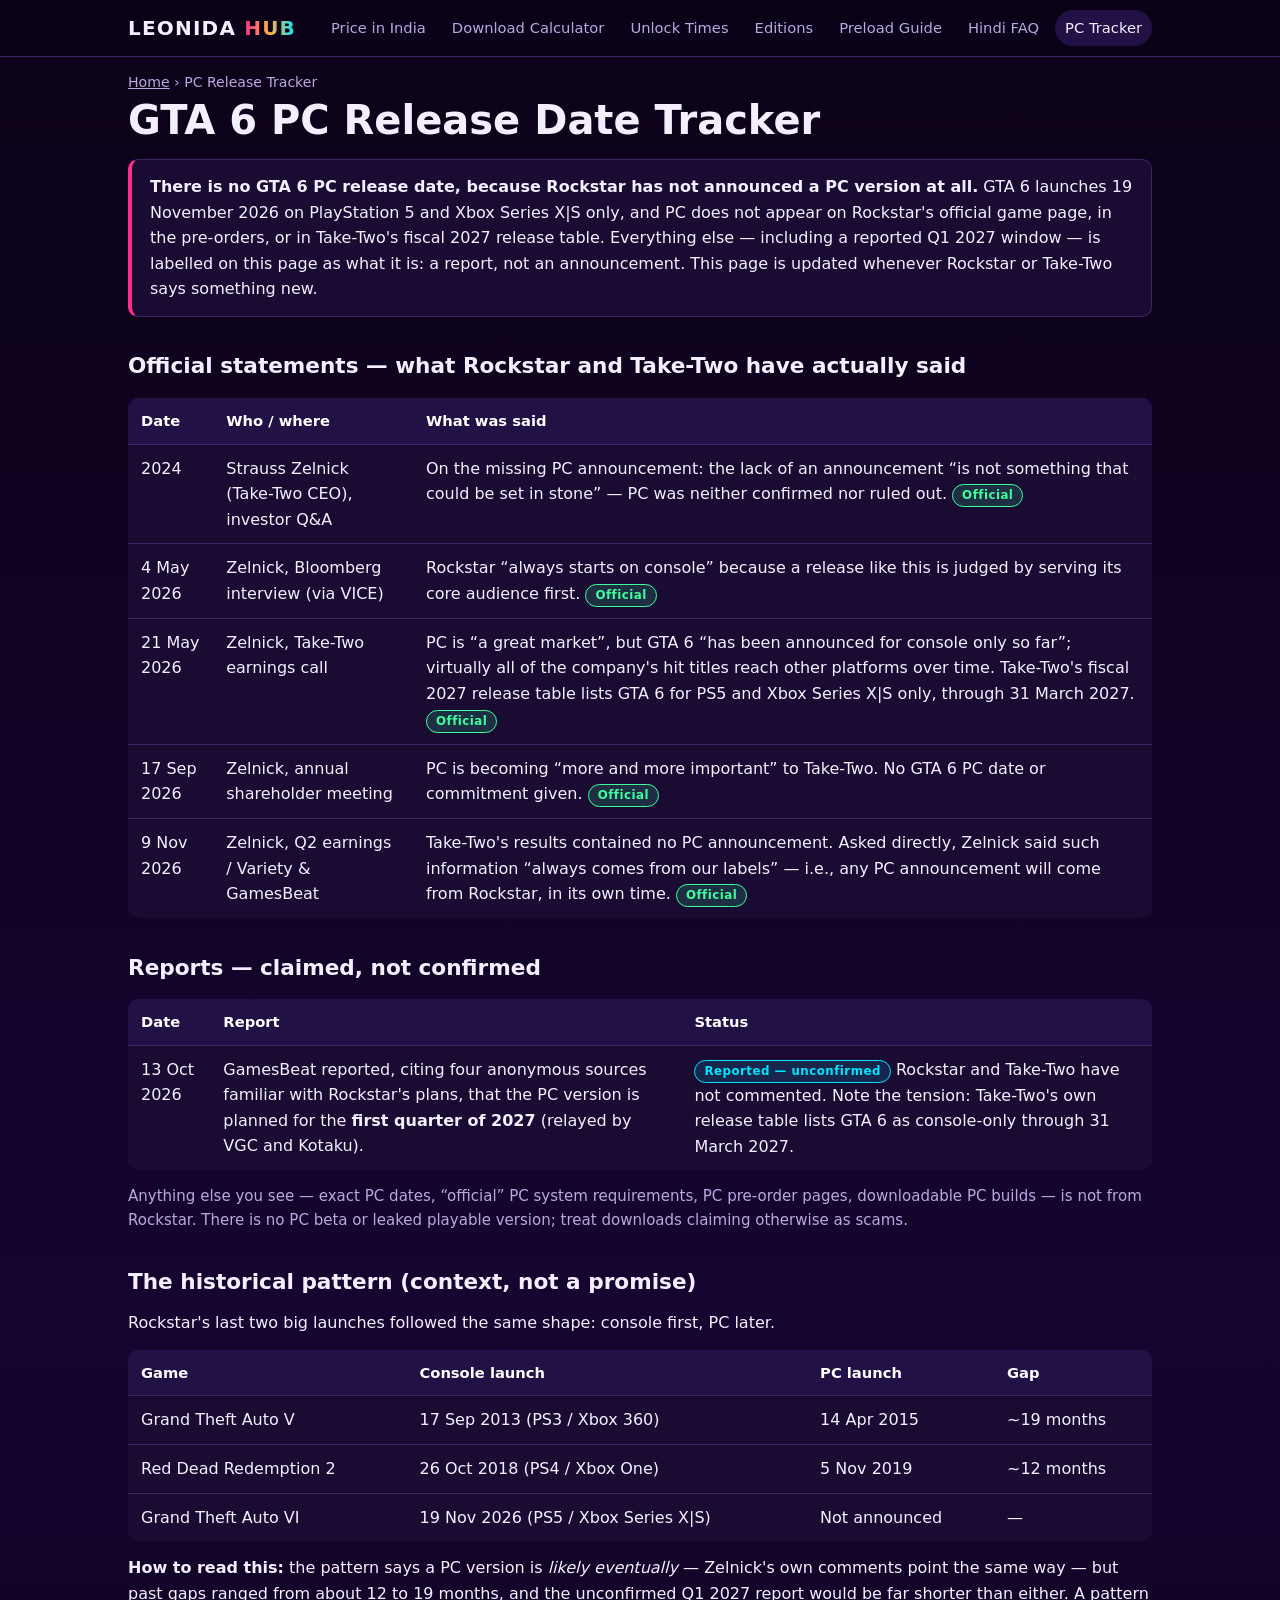
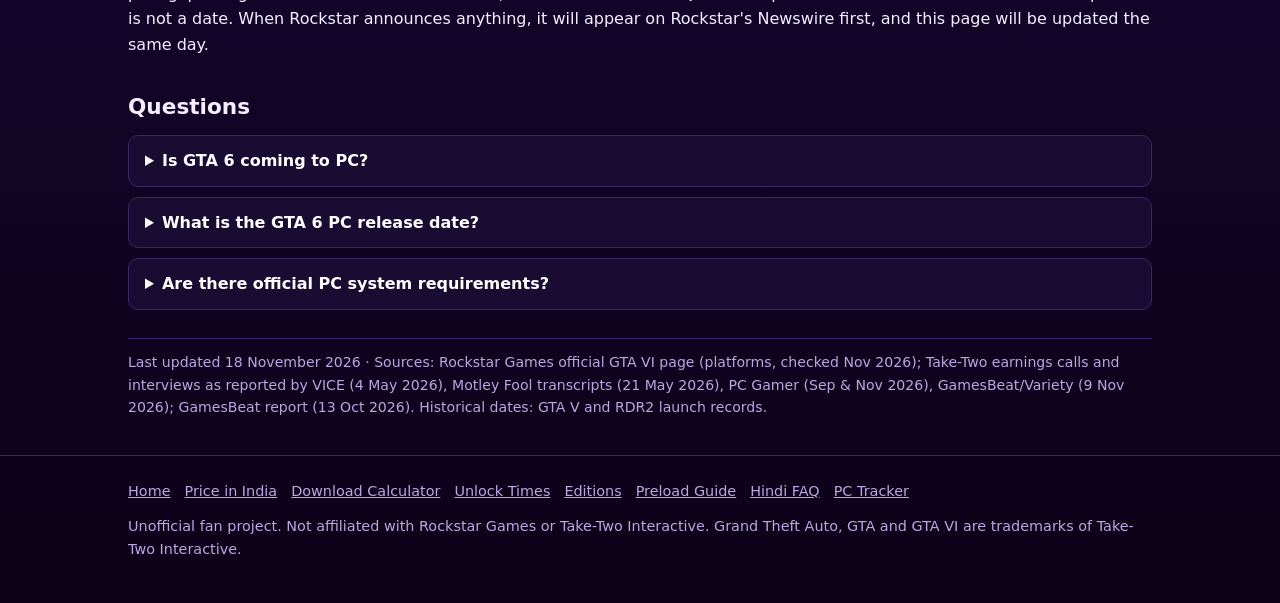
<file: pc-tracker.html>
<!DOCTYPE html>
<html lang="en">
<head>
<meta charset="UTF-8">
<meta name="viewport" content="width=device-width, initial-scale=1">
<title>GTA 6 PC Release Date Tracker — No Official Date Yet (Updated 18 Nov 2026)</title>
<meta name="description" content="Rockstar has not announced a GTA 6 PC version or release date. This tracker separates official statements (Zelnick, earnings calls) from reports (GamesBeat's Q1 2027 claim), with dates — plus the GTA 5 and RDR2 PC gap history, labelled as pattern, not promise.">
<link rel="canonical" href="https://leonida-hub-zeta.vercel.app/pc-tracker.html">
<meta name="theme-color" content="#0c0218">
<meta property="og:type" content="article">
<meta property="og:site_name" content="Leonida Hub">
<meta property="og:title" content="GTA 6 PC Release Date Tracker — No Official Date Yet">
<meta property="og:description" content="Official statements vs reports, kept separate and dated: no PC version announced, GamesBeat reports Q1 2027 (unconfirmed), GTA 5's PC gap was 19 months.">
<meta property="og:url" content="https://leonida-hub-zeta.vercel.app/pc-tracker.html">
<meta name="twitter:card" content="summary">
<meta name="twitter:title" content="GTA 6 PC Release Date Tracker">
<meta name="twitter:description" content="No official GTA 6 PC date exists. Track what Rockstar and Take-Two have actually said — and what is only reported — in one dated timeline.">
<link rel="stylesheet" href="style.css">
<script type="application/ld+json">
{
  "@context": "https://schema.org",
  "@type": "BreadcrumbList",
  "itemListElement": [
    {"@type": "ListItem", "position": 1, "name": "Leonida Hub", "item": "https://leonida-hub-zeta.vercel.app/"},
    {"@type": "ListItem", "position": 2, "name": "GTA 6 PC Release Tracker", "item": "https://leonida-hub-zeta.vercel.app/pc-tracker.html"}
  ]
}
</script>
<script type="application/ld+json">
{
  "@context": "https://schema.org",
  "@type": "FAQPage",
  "mainEntity": [
    {"@type": "Question", "name": "Is GTA 6 coming to PC?", "acceptedAnswer": {"@type": "Answer", "text": "A PC version has not been announced. Rockstar's official GTA 6 page lists only PlayStation 5 and Xbox Series X|S for 19 November 2026. Take-Two's CEO has said PC is a great and growing market and that Rockstar historically moves to other platforms over time, but no PC version, date or system requirements have been confirmed."}},
    {"@type": "Question", "name": "What is the GTA 6 PC release date?", "acceptedAnswer": {"@type": "Answer", "text": "There is no official GTA 6 PC release date. GamesBeat reported on 13 October 2026, citing four anonymous sources, that a PC version is planned for the first quarter of 2027 — this is unconfirmed, and Take-Two's own fiscal 2027 release table listed GTA 6 for consoles only through 31 March 2027."}},
    {"@type": "Question", "name": "Are there official GTA 6 PC system requirements?", "acceptedAnswer": {"@type": "Answer", "text": "No. Rockstar has published no PC system requirements because it has not announced a PC version. Any 'official GTA 6 PC requirements' or PC downloads circulating now are speculation or scams."}}
  ]
}
</script>
</head>
<body>
<header class="site">
  <div class="wrap">
    <a class="logo" href="index.html">LEONIDA <span>HUB</span></a>
    <nav class="main" aria-label="Main">
      <a href="price.html">Price in India</a>
      <a href="download-calculator.html">Download Calculator</a>
      <a href="unlock-times.html">Unlock Times</a>
      <a href="editions.html">Editions</a>
      <a href="preload.html">Preload Guide</a>
      <a href="hindi-faq.html">Hindi FAQ</a>
      <a href="pc-tracker.html" aria-current="page">PC Tracker</a>
    </nav>
  </div>
</header>

<main class="wrap">
  <p class="crumbs"><a href="index.html">Home</a> › PC Release Tracker</p>
  <h1 class="page">GTA 6 PC Release Date Tracker</h1>
  <div class="answer">
    <p><strong>There is no GTA 6 PC release date, because Rockstar has not announced a PC version at all.</strong> GTA 6 launches 19 November 2026 on PlayStation 5 and Xbox Series X|S only, and PC does not appear on Rockstar's official game page, in the pre-orders, or in Take-Two's fiscal 2027 release table. Everything else — including a reported Q1 2027 window — is labelled on this page as what it is: a report, not an announcement. This page is updated whenever Rockstar or Take-Two says something new.</p>
  </div>

  <h2>Official statements — what Rockstar and Take-Two have actually said</h2>
  <table>
    <thead><tr><th>Date</th><th>Who / where</th><th>What was said</th></tr></thead>
    <tbody>
      <tr><td>2024</td><td>Strauss Zelnick (Take-Two CEO), investor Q&amp;A</td><td>On the missing PC announcement: the lack of an announcement “is not something that could be set in stone” — PC was neither confirmed nor ruled out. <span class="badge ok">Official</span></td></tr>
      <tr><td>4 May 2026</td><td>Zelnick, Bloomberg interview (via VICE)</td><td>Rockstar “always starts on console” because a release like this is judged by serving its core audience first. <span class="badge ok">Official</span></td></tr>
      <tr><td>21 May 2026</td><td>Zelnick, Take-Two earnings call</td><td>PC is “a great market”, but GTA 6 “has been announced for console only so far”; virtually all of the company's hit titles reach other platforms over time. Take-Two's fiscal 2027 release table lists GTA 6 for PS5 and Xbox Series X|S only, through 31 March 2027. <span class="badge ok">Official</span></td></tr>
      <tr><td>17 Sep 2026</td><td>Zelnick, annual shareholder meeting</td><td>PC is becoming “more and more important” to Take-Two. No GTA 6 PC date or commitment given. <span class="badge ok">Official</span></td></tr>
      <tr><td>9 Nov 2026</td><td>Zelnick, Q2 earnings / Variety &amp; GamesBeat</td><td>Take-Two's results contained no PC announcement. Asked directly, Zelnick said such information “always comes from our labels” — i.e., any PC announcement will come from Rockstar, in its own time. <span class="badge ok">Official</span></td></tr>
    </tbody>
  </table>

  <h2>Reports — claimed, not confirmed</h2>
  <table>
    <thead><tr><th>Date</th><th>Report</th><th>Status</th></tr></thead>
    <tbody>
      <tr><td>13 Oct 2026</td><td>GamesBeat reported, citing four anonymous sources familiar with Rockstar's plans, that the PC version is planned for the <strong>first quarter of 2027</strong> (relayed by VGC and Kotaku).</td><td><span class="badge rep">Reported — unconfirmed</span> Rockstar and Take-Two have not commented. Note the tension: Take-Two's own release table lists GTA 6 as console-only through 31 March 2027.</td></tr>
    </tbody>
  </table>
  <p class="note">Anything else you see — exact PC dates, “official” PC system requirements, PC pre-order pages, downloadable PC builds — is not from Rockstar. There is no PC beta or leaked playable version; treat downloads claiming otherwise as scams.</p>

  <h2>The historical pattern (context, not a promise)</h2>
  <p>Rockstar's last two big launches followed the same shape: console first, PC later.</p>
  <table>
    <thead><tr><th>Game</th><th>Console launch</th><th>PC launch</th><th>Gap</th></tr></thead>
    <tbody>
      <tr><td>Grand Theft Auto V</td><td>17 Sep 2013 (PS3 / Xbox 360)</td><td>14 Apr 2015</td><td>~19 months</td></tr>
      <tr><td>Red Dead Redemption 2</td><td>26 Oct 2018 (PS4 / Xbox One)</td><td>5 Nov 2019</td><td>~12 months</td></tr>
      <tr><td>Grand Theft Auto VI</td><td>19 Nov 2026 (PS5 / Xbox Series X|S)</td><td>Not announced</td><td>—</td></tr>
    </tbody>
  </table>
  <p><strong>How to read this:</strong> the pattern says a PC version is <em>likely eventually</em> — Zelnick's own comments point the same way — but past gaps ranged from about 12 to 19 months, and the unconfirmed Q1 2027 report would be far shorter than either. A pattern is not a date. When Rockstar announces anything, it will appear on Rockstar's Newswire first, and this page will be updated the same day.</p>

  <h2>Questions</h2>
  <details><summary>Is GTA 6 coming to PC?</summary><p>Not announced. Rockstar lists PS5 and Xbox Series X|S only. Take-Two's CEO calls PC a great, growing market and notes Rockstar titles historically reach other platforms over time — but no PC version, date or requirements are confirmed.</p></details>
  <details><summary>What is the GTA 6 PC release date?</summary><p>There isn't one. GamesBeat's 13 Oct 2026 report (four anonymous sources) points to Q1 2027, unconfirmed — and Take-Two's release table lists GTA 6 console-only through 31 March 2027.</p></details>
  <details><summary>Are there official PC system requirements?</summary><p>No — none can exist before a PC version is announced. Sites publishing “official GTA 6 PC requirements” are guessing; downloads claiming to be the PC game are scams.</p></details>

  <p class="meta-line">Last updated 18 November 2026 · Sources: Rockstar Games official GTA VI page (platforms, checked Nov 2026); Take-Two earnings calls and interviews as reported by VICE (4 May 2026), Motley Fool transcripts (21 May 2026), PC Gamer (Sep &amp; Nov 2026), GamesBeat/Variety (9 Nov 2026); GamesBeat report (13 Oct 2026). Historical dates: GTA V and RDR2 launch records.</p>
</main>

<footer class="site">
  <div class="wrap">
    <nav aria-label="Footer">
      <a href="index.html">Home</a><a href="price.html">Price in India</a><a href="download-calculator.html">Download Calculator</a><a href="unlock-times.html">Unlock Times</a><a href="editions.html">Editions</a><a href="preload.html">Preload Guide</a><a href="hindi-faq.html">Hindi FAQ</a><a href="pc-tracker.html">PC Tracker</a>
    </nav>
    <p>Unofficial fan project. Not affiliated with Rockstar Games or Take-Two Interactive. Grand Theft Auto, GTA and GTA VI are trademarks of Take-Two Interactive.</p>
  </div>
</footer>
</body>
</html>
</file>
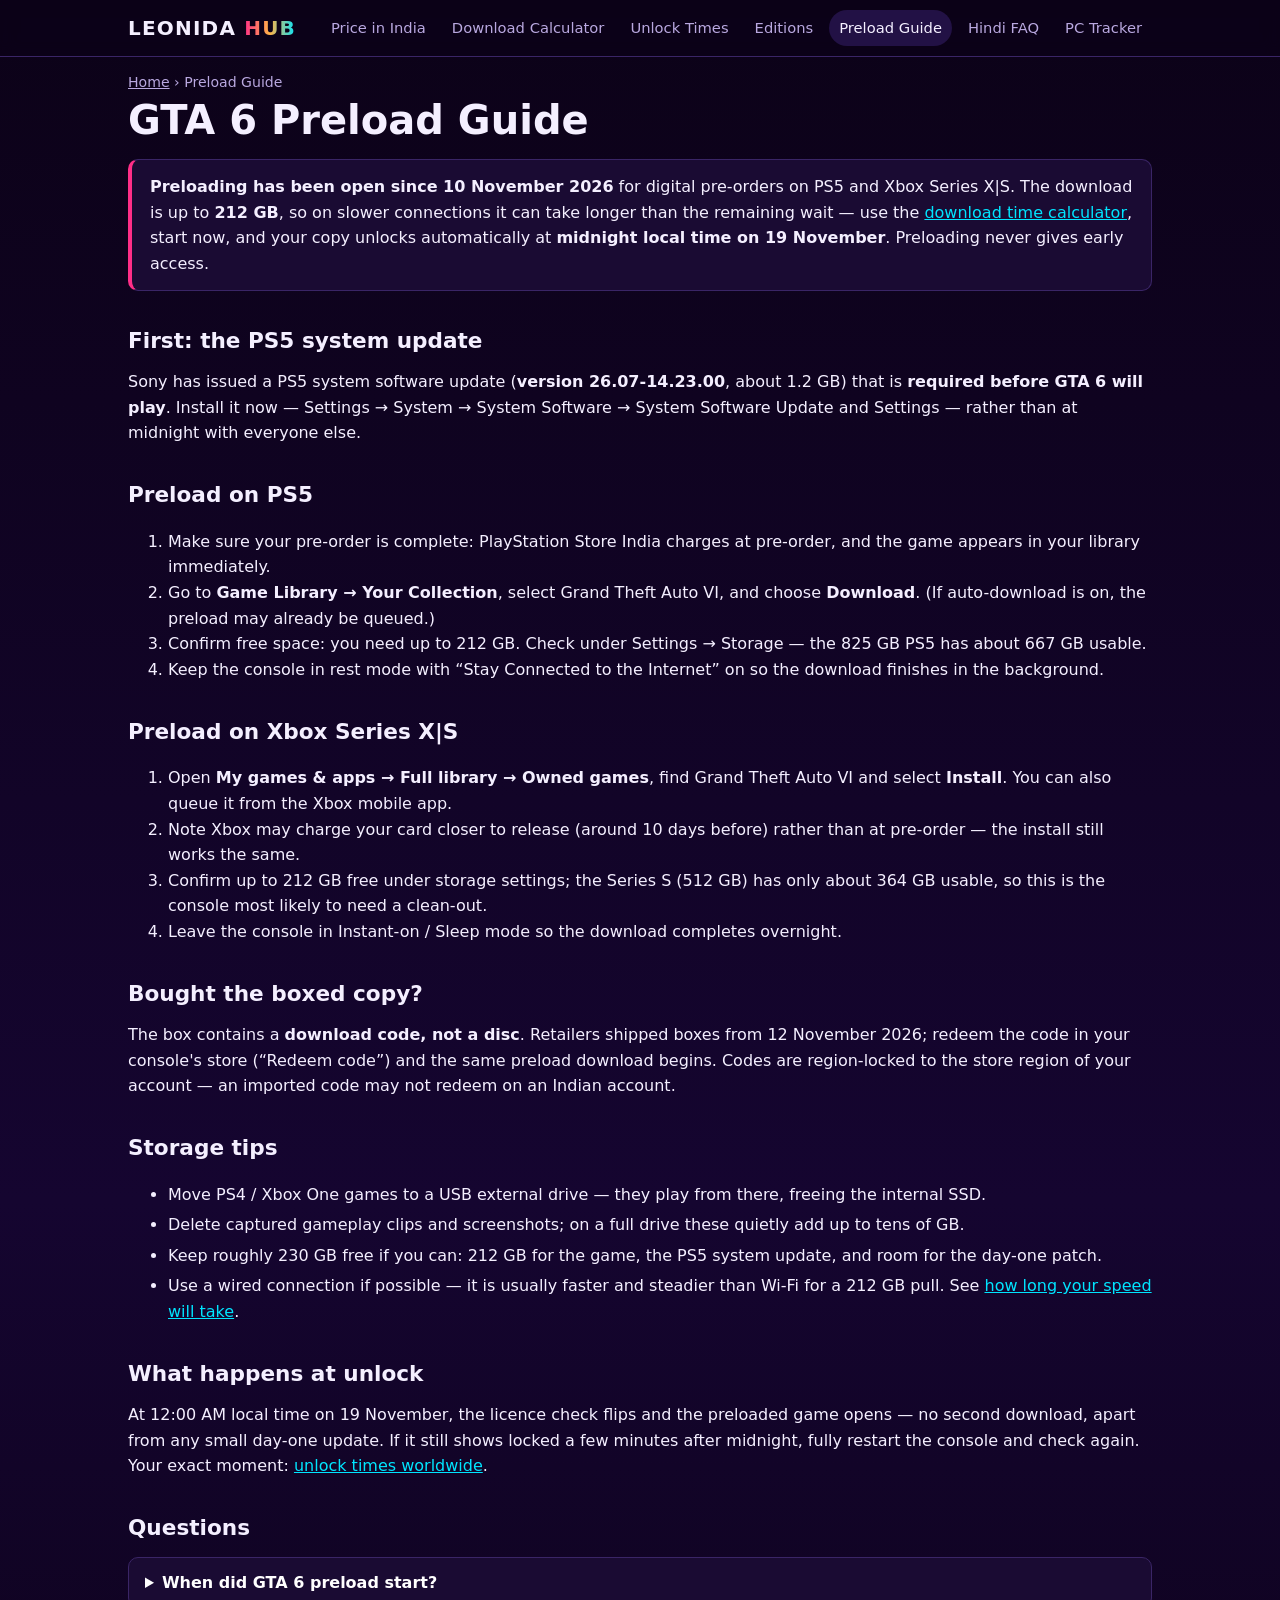
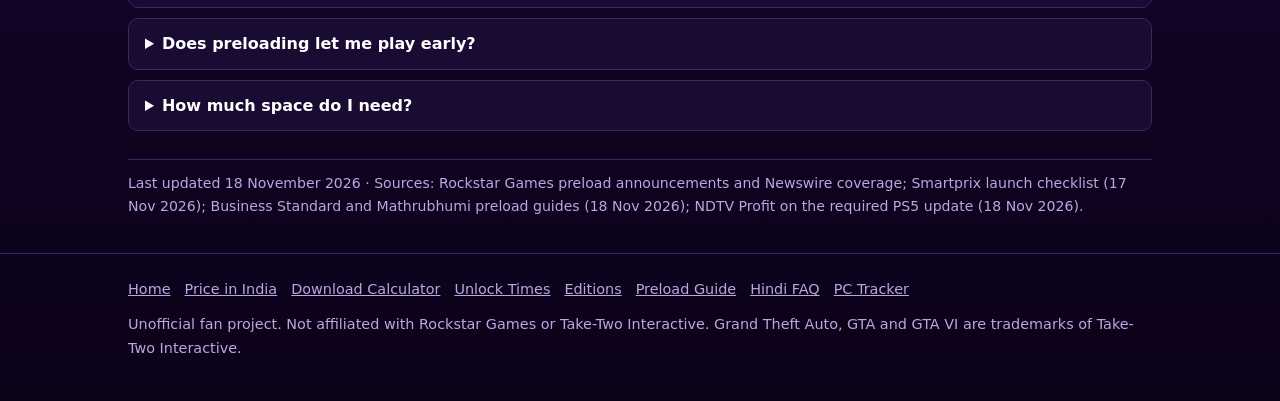
<file: preload.html>
<!DOCTYPE html>
<html lang="en">
<head>
<meta charset="UTF-8">
<meta name="viewport" content="width=device-width, initial-scale=1">
<title>GTA 6 Preload Guide — PS5 &amp; Xbox Steps, Storage Tips, Unlock Behaviour</title>
<meta name="description" content="How to preload GTA 6 on PS5 and Xbox Series X|S: step-by-step for digital pre-orders and boxed codes, the PS5 system update required first, 212 GB storage tips, and what happens at the midnight unlock.">
<link rel="canonical" href="https://leonida-hub-zeta.vercel.app/preload.html">
<meta name="theme-color" content="#0c0218">
<meta property="og:type" content="article">
<meta property="og:site_name" content="Leonida Hub">
<meta property="og:title" content="GTA 6 Preload Guide — PS5 &amp; Xbox">
<meta property="og:description" content="Preload opened 10 November. PS5 and Xbox steps, the required PS5 system update, how to free up 212 GB, and why the game stays locked until your midnight.">
<meta property="og:url" content="https://leonida-hub-zeta.vercel.app/preload.html">
<meta name="twitter:card" content="summary">
<meta name="twitter:title" content="GTA 6 Preload Guide — PS5 &amp; Xbox">
<meta name="twitter:description" content="Step-by-step GTA 6 preload for PS5 and Xbox, storage tips for the 212 GB install, and unlock behaviour at midnight on 19 Nov.">
<link rel="stylesheet" href="style.css">
<script type="application/ld+json">
{
  "@context": "https://schema.org",
  "@type": "BreadcrumbList",
  "itemListElement": [
    {"@type": "ListItem", "position": 1, "name": "Leonida Hub", "item": "https://leonida-hub-zeta.vercel.app/"},
    {"@type": "ListItem", "position": 2, "name": "GTA 6 Preload Guide", "item": "https://leonida-hub-zeta.vercel.app/preload.html"}
  ]
}
</script>
<script type="application/ld+json">
{
  "@context": "https://schema.org",
  "@type": "FAQPage",
  "mainEntity": [
    {"@type": "Question", "name": "When did GTA 6 preload start?", "acceptedAnswer": {"@type": "Answer", "text": "Preloading opened on 10 November 2026 for digital pre-orders — midnight local time on PS5 and 12:00 AM GMT on Xbox (5:30 AM IST in India). Owners of the boxed code-in-box edition could redeem their codes from 12 November 2026."}},
    {"@type": "Question", "name": "Does preloading let me play GTA 6 early?", "acceptedAnswer": {"@type": "Answer", "text": "No. The downloaded files stay locked until the game unlocks at midnight local time on 19 November 2026 in your region. Preloading only removes the download wait."}},
    {"@type": "Question", "name": "How much free space does the GTA 6 preload need?", "acceptedAnswer": {"@type": "Answer", "text": "Up to 212 GB depending on the console, according to Rockstar's Newswire coverage. Keep extra room for the day-one update and, on PS5, a required system software update of about 1.2 GB."}}
  ]
}
</script>
</head>
<body>
<header class="site">
  <div class="wrap">
    <a class="logo" href="index.html">LEONIDA <span>HUB</span></a>
    <nav class="main" aria-label="Main">
      <a href="price.html">Price in India</a>
      <a href="download-calculator.html">Download Calculator</a>
      <a href="unlock-times.html">Unlock Times</a>
      <a href="editions.html">Editions</a>
      <a href="preload.html" aria-current="page">Preload Guide</a>
      <a href="hindi-faq.html">Hindi FAQ</a>
      <a href="pc-tracker.html">PC Tracker</a>
    </nav>
  </div>
</header>

<main class="wrap">
  <p class="crumbs"><a href="index.html">Home</a> › Preload Guide</p>
  <h1 class="page">GTA 6 Preload Guide</h1>
  <div class="answer">
    <p><strong>Preloading has been open since 10 November 2026</strong> for digital pre-orders on PS5 and Xbox Series X|S. The download is up to <strong>212 GB</strong>, so on slower connections it can take longer than the remaining wait — use the <a href="download-calculator.html">download time calculator</a>, start now, and your copy unlocks automatically at <strong>midnight local time on 19 November</strong>. Preloading never gives early access.</p>
  </div>

  <h2>First: the PS5 system update</h2>
  <p>Sony has issued a PS5 system software update (<strong>version 26.07-14.23.00</strong>, about 1.2 GB) that is <strong>required before GTA 6 will play</strong>. Install it now — Settings → System → System Software → System Software Update and Settings — rather than at midnight with everyone else.</p>

  <h2>Preload on PS5</h2>
  <ol>
    <li>Make sure your pre-order is complete: PlayStation Store India charges at pre-order, and the game appears in your library immediately.</li>
    <li>Go to <strong>Game Library → Your Collection</strong>, select Grand Theft Auto VI, and choose <strong>Download</strong>. (If auto-download is on, the preload may already be queued.)</li>
    <li>Confirm free space: you need up to 212 GB. Check under Settings → Storage — the 825 GB PS5 has about 667 GB usable.</li>
    <li>Keep the console in rest mode with “Stay Connected to the Internet” on so the download finishes in the background.</li>
  </ol>

  <h2>Preload on Xbox Series X|S</h2>
  <ol>
    <li>Open <strong>My games &amp; apps → Full library → Owned games</strong>, find Grand Theft Auto VI and select <strong>Install</strong>. You can also queue it from the Xbox mobile app.</li>
    <li>Note Xbox may charge your card closer to release (around 10 days before) rather than at pre-order — the install still works the same.</li>
    <li>Confirm up to 212 GB free under storage settings; the Series S (512 GB) has only about 364 GB usable, so this is the console most likely to need a clean-out.</li>
    <li>Leave the console in Instant-on / Sleep mode so the download completes overnight.</li>
  </ol>

  <h2>Bought the boxed copy?</h2>
  <p>The box contains a <strong>download code, not a disc</strong>. Retailers shipped boxes from 12 November 2026; redeem the code in your console's store (“Redeem code”) and the same preload download begins. Codes are region-locked to the store region of your account — an imported code may not redeem on an Indian account.</p>

  <h2>Storage tips</h2>
  <ul class="tight">
    <li>Move PS4 / Xbox One games to a USB external drive — they play from there, freeing the internal SSD.</li>
    <li>Delete captured gameplay clips and screenshots; on a full drive these quietly add up to tens of GB.</li>
    <li>Keep roughly 230 GB free if you can: 212 GB for the game, the PS5 system update, and room for the day-one patch.</li>
    <li>Use a wired connection if possible — it is usually faster and steadier than Wi-Fi for a 212 GB pull. See <a href="download-calculator.html">how long your speed will take</a>.</li>
  </ul>

  <h2>What happens at unlock</h2>
  <p>At 12:00 AM local time on 19 November, the licence check flips and the preloaded game opens — no second download, apart from any small day-one update. If it still shows locked a few minutes after midnight, fully restart the console and check again. Your exact moment: <a href="unlock-times.html">unlock times worldwide</a>.</p>

  <h2>Questions</h2>
  <details><summary>When did GTA 6 preload start?</summary><p>10 November 2026 for digital pre-orders (midnight local on PS5; 12:00 AM GMT on Xbox). Boxed code owners could redeem from 12 November.</p></details>
  <details><summary>Does preloading let me play early?</summary><p>No. Files stay locked until your region's midnight on 19 November 2026.</p></details>
  <details><summary>How much space do I need?</summary><p>Up to 212 GB depending on console, plus about 1.2 GB for the required PS5 system update. Aim for ~230 GB free.</p></details>

  <p class="meta-line">Last updated 18 November 2026 · Sources: Rockstar Games preload announcements and Newswire coverage; Smartprix launch checklist (17 Nov 2026); Business Standard and Mathrubhumi preload guides (18 Nov 2026); NDTV Profit on the required PS5 update (18 Nov 2026).</p>
</main>

<footer class="site">
  <div class="wrap">
    <nav aria-label="Footer">
      <a href="index.html">Home</a><a href="price.html">Price in India</a><a href="download-calculator.html">Download Calculator</a><a href="unlock-times.html">Unlock Times</a><a href="editions.html">Editions</a><a href="preload.html">Preload Guide</a><a href="hindi-faq.html">Hindi FAQ</a><a href="pc-tracker.html">PC Tracker</a>
    </nav>
    <p>Unofficial fan project. Not affiliated with Rockstar Games or Take-Two Interactive. Grand Theft Auto, GTA and GTA VI are trademarks of Take-Two Interactive.</p>
  </div>
</footer>
</body>
</html>
</file>
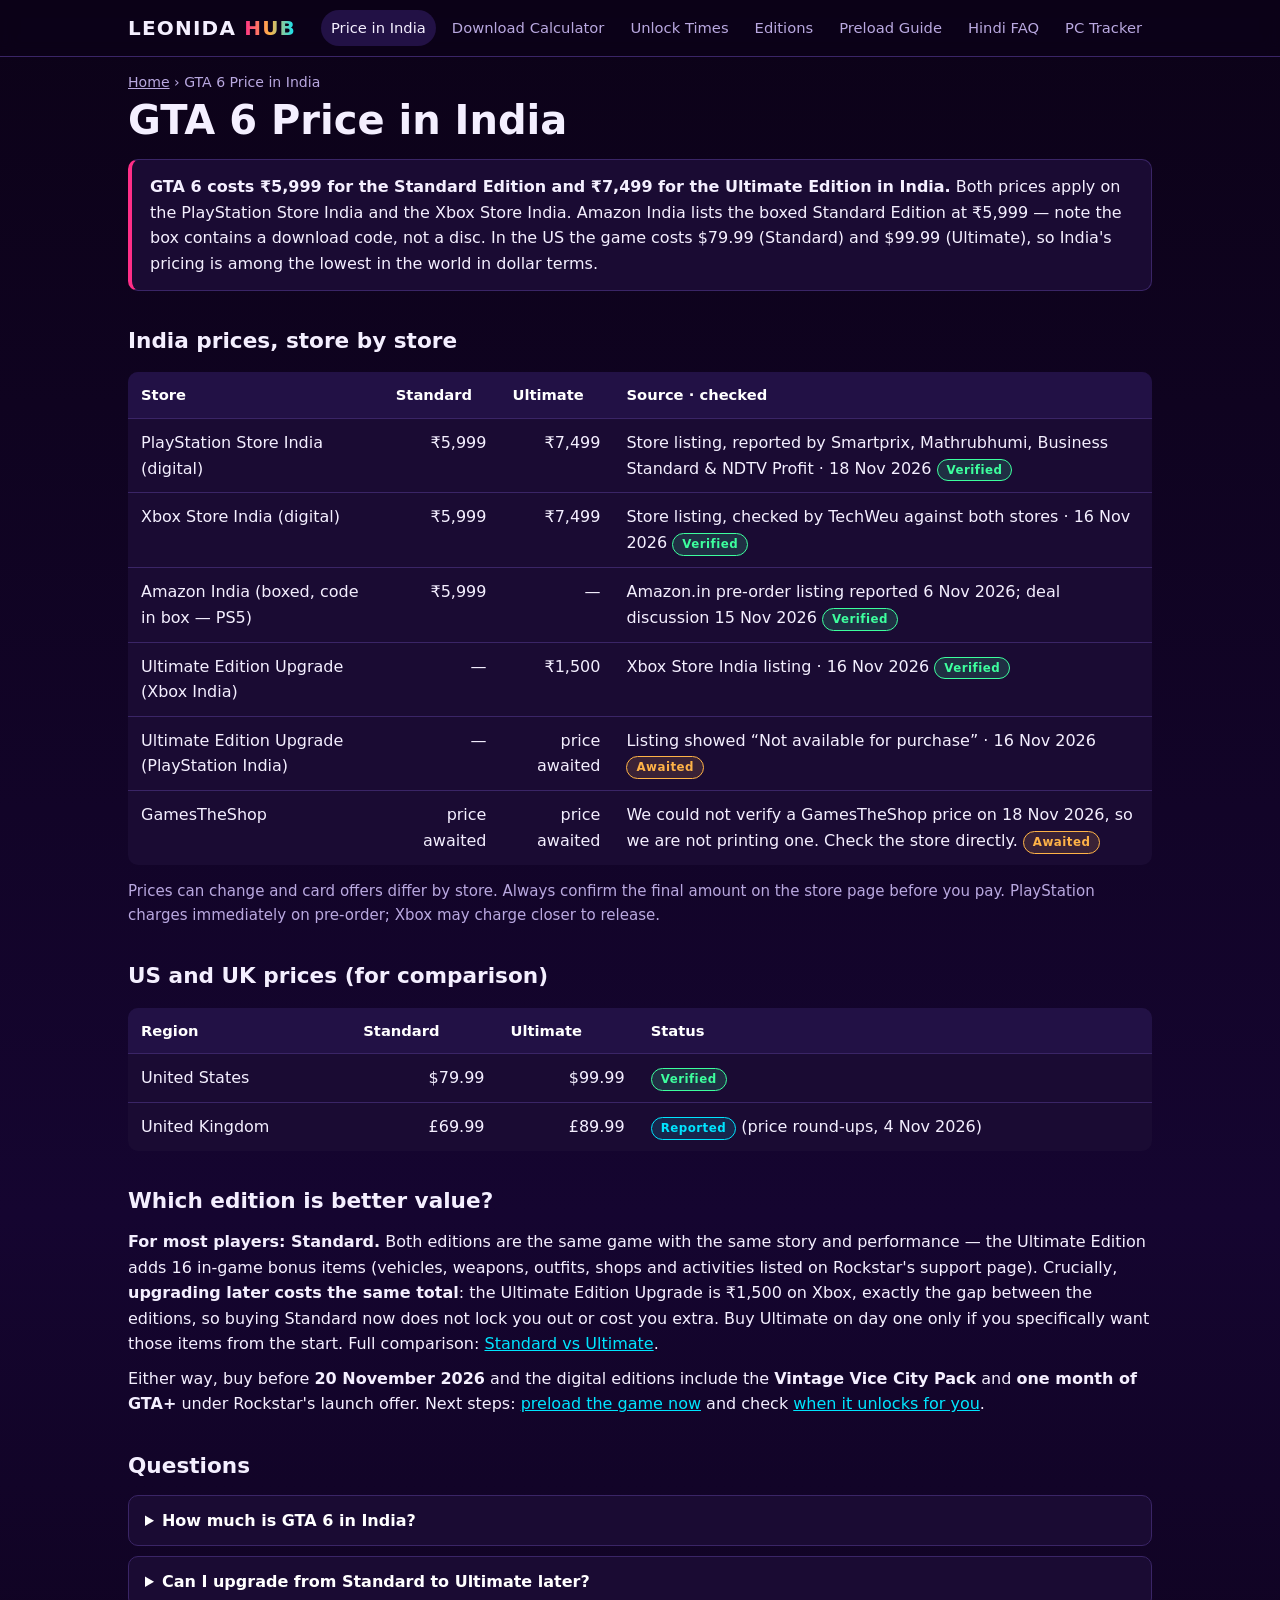
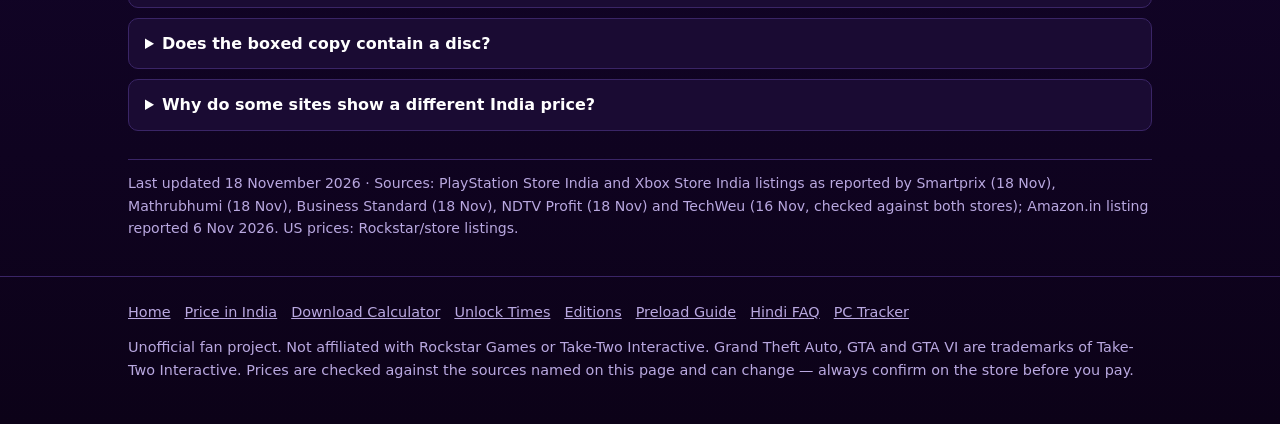
<file: price.html>
<!DOCTYPE html>
<html lang="en">
<head>
<meta charset="UTF-8">
<meta name="viewport" content="width=device-width, initial-scale=1">
<title>GTA 6 Price in India — ₹5,999 Standard, ₹7,499 Ultimate (Checked 18 Nov 2026)</title>
<meta name="description" content="GTA 6 costs ₹5,999 for the Standard Edition and ₹7,499 for the Ultimate Edition in India on the PlayStation Store and Xbox Store. Amazon India lists the boxed Standard at ₹5,999. Store-by-store prices with sources and check dates.">
<link rel="canonical" href="https://leonida-hub-zeta.vercel.app/price.html">
<meta name="theme-color" content="#0c0218">
<meta property="og:type" content="article">
<meta property="og:site_name" content="Leonida Hub">
<meta property="og:title" content="GTA 6 Price in India — ₹5,999 Standard, ₹7,499 Ultimate">
<meta property="og:description" content="Store-by-store GTA 6 prices for India with sources: PlayStation Store ₹5,999 / ₹7,499, Xbox Store ₹5,999 / ₹7,499, Amazon India ₹5,999 boxed Standard.">
<meta property="og:url" content="https://leonida-hub-zeta.vercel.app/price.html">
<meta name="twitter:card" content="summary">
<meta name="twitter:title" content="GTA 6 Price in India — ₹5,999 Standard, ₹7,499 Ultimate">
<meta name="twitter:description" content="GTA 6 India prices checked 18 Nov 2026: PS Store ₹5,999 / ₹7,499, Xbox ₹5,999 / ₹7,499, Amazon India ₹5,999 (boxed Standard, code in box).">
<link rel="stylesheet" href="style.css">
<script type="application/ld+json">
{
  "@context": "https://schema.org",
  "@type": "BreadcrumbList",
  "itemListElement": [
    {"@type": "ListItem", "position": 1, "name": "Leonida Hub", "item": "https://leonida-hub-zeta.vercel.app/"},
    {"@type": "ListItem", "position": 2, "name": "GTA 6 Price in India", "item": "https://leonida-hub-zeta.vercel.app/price.html"}
  ]
}
</script>
<script type="application/ld+json">
{
  "@context": "https://schema.org",
  "@type": "FAQPage",
  "mainEntity": [
    {"@type": "Question", "name": "How much is GTA 6 in India?", "acceptedAnswer": {"@type": "Answer", "text": "GTA 6 costs ₹5,999 for the Standard Edition and ₹7,499 for the Ultimate Edition in India, on both the PlayStation Store India and the Xbox Store India. Amazon India lists the boxed Standard Edition (a download code in a box, no disc) at ₹5,999. Prices checked 18 November 2026."}},
    {"@type": "Question", "name": "What is the GTA 6 price in the US?", "acceptedAnswer": {"@type": "Answer", "text": "In the United States, GTA 6 costs $79.99 for the Standard Edition and $99.99 for the Ultimate Edition."}},
    {"@type": "Question", "name": "Can I upgrade from Standard to Ultimate later?", "acceptedAnswer": {"@type": "Answer", "text": "Yes. The Ultimate Edition Upgrade costs ₹1,500 on Xbox India — exactly the price gap — so buying Standard first costs the same overall. On PlayStation India the upgrade page showed 'Not available for purchase' when checked on 16 November 2026."}},
    {"@type": "Question", "name": "Does the boxed copy of GTA 6 contain a disc?", "acceptedAnswer": {"@type": "Answer", "text": "No. Physical copies of GTA 6 contain a download code in the box, not a disc, and there is no physical Ultimate Edition. Boxed codes could be redeemed from 12 November 2026 to preload."}}
  ]
}
</script>
</head>
<body>
<header class="site">
  <div class="wrap">
    <a class="logo" href="index.html">LEONIDA <span>HUB</span></a>
    <nav class="main" aria-label="Main">
      <a href="price.html" aria-current="page">Price in India</a>
      <a href="download-calculator.html">Download Calculator</a>
      <a href="unlock-times.html">Unlock Times</a>
      <a href="editions.html">Editions</a>
      <a href="preload.html">Preload Guide</a>
      <a href="hindi-faq.html">Hindi FAQ</a>
      <a href="pc-tracker.html">PC Tracker</a>
    </nav>
  </div>
</header>

<main class="wrap">
  <p class="crumbs"><a href="index.html">Home</a> › GTA 6 Price in India</p>
  <h1 class="page">GTA 6 Price in India</h1>
  <div class="answer">
    <p><strong>GTA 6 costs ₹5,999 for the Standard Edition and ₹7,499 for the Ultimate Edition in India.</strong> Both prices apply on the PlayStation Store India and the Xbox Store India. Amazon India lists the boxed Standard Edition at ₹5,999 — note the box contains a download code, not a disc. In the US the game costs $79.99 (Standard) and $99.99 (Ultimate), so India's pricing is among the lowest in the world in dollar terms.</p>
  </div>

  <h2>India prices, store by store</h2>
  <table>
    <thead><tr><th>Store</th><th>Standard</th><th>Ultimate</th><th>Source · checked</th></tr></thead>
    <tbody>
      <tr><td>PlayStation Store India (digital)</td><td class="num">₹5,999</td><td class="num">₹7,499</td><td>Store listing, reported by Smartprix, Mathrubhumi, Business Standard &amp; NDTV Profit · 18 Nov 2026 <span class="badge ok">Verified</span></td></tr>
      <tr><td>Xbox Store India (digital)</td><td class="num">₹5,999</td><td class="num">₹7,499</td><td>Store listing, checked by TechWeu against both stores · 16 Nov 2026 <span class="badge ok">Verified</span></td></tr>
      <tr><td>Amazon India (boxed, code in box — PS5)</td><td class="num">₹5,999</td><td class="num">—</td><td>Amazon.in pre-order listing reported 6 Nov 2026; deal discussion 15 Nov 2026 <span class="badge ok">Verified</span></td></tr>
      <tr><td>Ultimate Edition Upgrade (Xbox India)</td><td class="num">—</td><td class="num">₹1,500</td><td>Xbox Store India listing · 16 Nov 2026 <span class="badge ok">Verified</span></td></tr>
      <tr><td>Ultimate Edition Upgrade (PlayStation India)</td><td class="num">—</td><td class="num">price awaited</td><td>Listing showed “Not available for purchase” · 16 Nov 2026 <span class="badge wait">Awaited</span></td></tr>
      <tr><td>GamesTheShop</td><td class="num">price awaited</td><td class="num">price awaited</td><td>We could not verify a GamesTheShop price on 18 Nov 2026, so we are not printing one. Check the store directly. <span class="badge wait">Awaited</span></td></tr>
    </tbody>
  </table>
  <p class="note">Prices can change and card offers differ by store. Always confirm the final amount on the store page before you pay. PlayStation charges immediately on pre-order; Xbox may charge closer to release.</p>

  <h2>US and UK prices (for comparison)</h2>
  <table>
    <thead><tr><th>Region</th><th>Standard</th><th>Ultimate</th><th>Status</th></tr></thead>
    <tbody>
      <tr><td>United States</td><td class="num">$79.99</td><td class="num">$99.99</td><td><span class="badge ok">Verified</span></td></tr>
      <tr><td>United Kingdom</td><td class="num">£69.99</td><td class="num">£89.99</td><td><span class="badge rep">Reported</span> (price round-ups, 4 Nov 2026)</td></tr>
    </tbody>
  </table>

  <h2>Which edition is better value?</h2>
  <p><strong>For most players: Standard.</strong> Both editions are the same game with the same story and performance — the Ultimate Edition adds 16 in-game bonus items (vehicles, weapons, outfits, shops and activities listed on Rockstar's support page). Crucially, <strong>upgrading later costs the same total</strong>: the Ultimate Edition Upgrade is ₹1,500 on Xbox, exactly the gap between the editions, so buying Standard now does not lock you out or cost you extra. Buy Ultimate on day one only if you specifically want those items from the start. Full comparison: <a href="editions.html">Standard vs Ultimate</a>.</p>
  <p>Either way, buy before <strong>20 November 2026</strong> and the digital editions include the <strong>Vintage Vice City Pack</strong> and <strong>one month of GTA+</strong> under Rockstar's launch offer. Next steps: <a href="preload.html">preload the game now</a> and check <a href="unlock-times.html">when it unlocks for you</a>.</p>

  <h2>Questions</h2>
  <details><summary>How much is GTA 6 in India?</summary><p>₹5,999 for the Standard Edition and ₹7,499 for the Ultimate Edition, on both the PlayStation Store India and Xbox Store India. Amazon India lists the boxed Standard Edition at ₹5,999 (download code in a box). Checked 18 November 2026.</p></details>
  <details><summary>Can I upgrade from Standard to Ultimate later?</summary><p>Yes — the Ultimate Edition Upgrade is ₹1,500 on Xbox India, exactly the price difference, so the total cost is the same. On PlayStation India the upgrade page showed “Not available for purchase” when checked on 16 November 2026.</p></details>
  <details><summary>Does the boxed copy contain a disc?</summary><p>No. GTA 6 physical copies are code-in-a-box: you redeem the code and download the game (up to 212 GB). There is no physical Ultimate Edition.</p></details>
  <details><summary>Why do some sites show a different India price?</summary><p>Older articles guessed prices before the store listings were confirmed, and console bundle prices (PS5 + game) are sometimes quoted as the game price. The figures on this page come from the live store listings as reported on the dates shown.</p></details>

  <p class="meta-line">Last updated 18 November 2026 · Sources: PlayStation Store India and Xbox Store India listings as reported by Smartprix (18 Nov), Mathrubhumi (18 Nov), Business Standard (18 Nov), NDTV Profit (18 Nov) and TechWeu (16 Nov, checked against both stores); Amazon.in listing reported 6 Nov 2026. US prices: Rockstar/store listings.</p>
</main>

<footer class="site">
  <div class="wrap">
    <nav aria-label="Footer">
      <a href="index.html">Home</a><a href="price.html">Price in India</a><a href="download-calculator.html">Download Calculator</a><a href="unlock-times.html">Unlock Times</a><a href="editions.html">Editions</a><a href="preload.html">Preload Guide</a><a href="hindi-faq.html">Hindi FAQ</a><a href="pc-tracker.html">PC Tracker</a>
    </nav>
    <p>Unofficial fan project. Not affiliated with Rockstar Games or Take-Two Interactive. Grand Theft Auto, GTA and GTA VI are trademarks of Take-Two Interactive. Prices are checked against the sources named on this page and can change — always confirm on the store before you pay.</p>
  </div>
</footer>
</body>
</html>
</file>
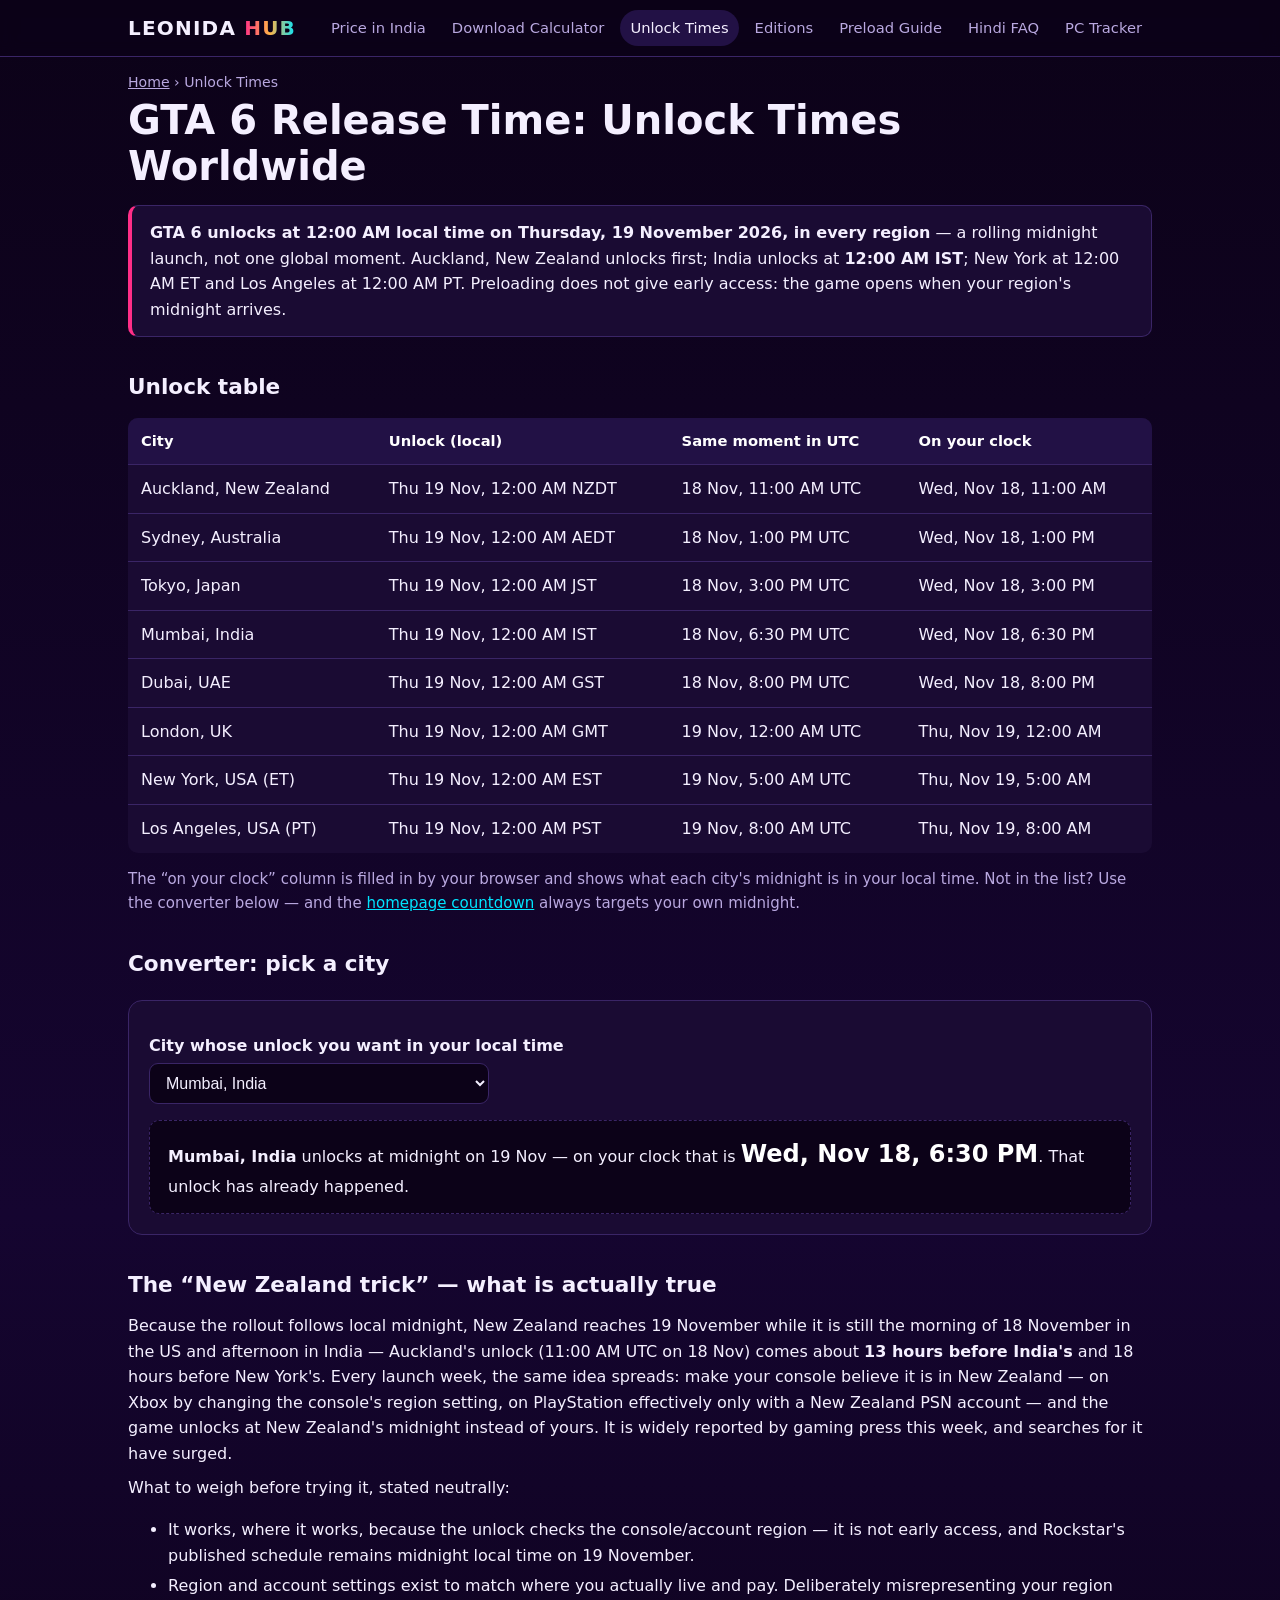
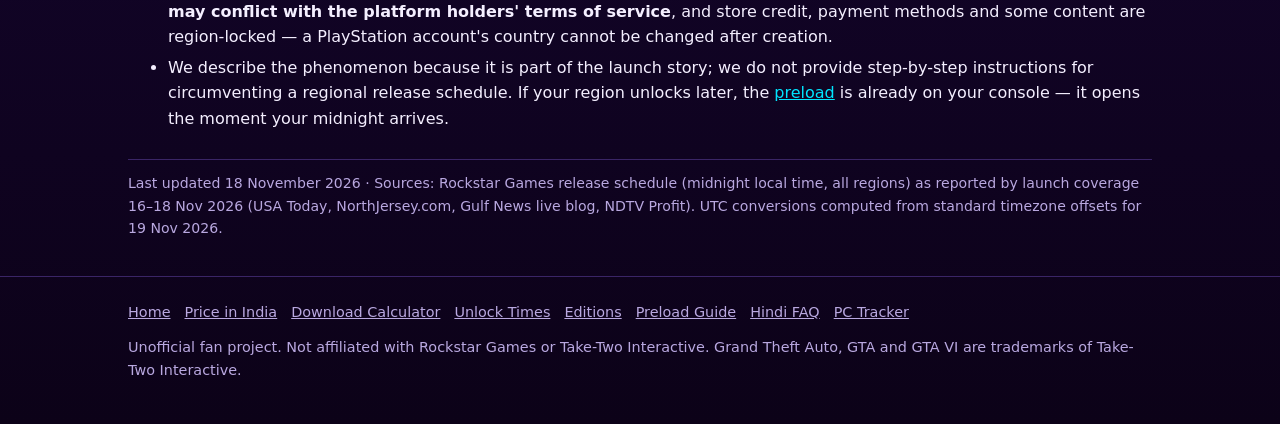
<file: unlock-times.html>
<!DOCTYPE html>
<html lang="en">
<head>
<meta charset="UTF-8">
<meta name="viewport" content="width=device-width, initial-scale=1">
<title>GTA 6 Release Time — Unlock Times for Every Timezone (Midnight Local, 19 Nov 2026)</title>
<meta name="description" content="GTA 6 unlocks at midnight local time on Thursday 19 November 2026. See the exact unlock moment for Auckland, Sydney, Tokyo, Mumbai, Dubai, London, New York and Los Angeles — converted to your clock — plus the facts on the New Zealand trick.">
<link rel="canonical" href="https://leonida-hub-zeta.vercel.app/unlock-times.html">
<meta name="theme-color" content="#0c0218">
<meta property="og:type" content="article">
<meta property="og:site_name" content="Leonida Hub">
<meta property="og:title" content="GTA 6 Release Time — Unlock Times for Every Timezone">
<meta property="og:description" content="Midnight local time, 19 Nov 2026: Auckland unlocks first, then Sydney, Tokyo, Mumbai (12:00 AM IST), Dubai, London, New York and Los Angeles. Convert any city's unlock to your local time.">
<meta property="og:url" content="https://leonida-hub-zeta.vercel.app/unlock-times.html">
<meta name="twitter:card" content="summary">
<meta name="twitter:title" content="GTA 6 Release Time — Unlock Times Worldwide">
<meta name="twitter:description" content="When does GTA 6 unlock where you live? Full timezone table plus a converter, and the facts on the widely reported New Zealand trick.">
<link rel="stylesheet" href="style.css">
<script type="application/ld+json">
{
  "@context": "https://schema.org",
  "@type": "BreadcrumbList",
  "itemListElement": [
    {"@type": "ListItem", "position": 1, "name": "Leonida Hub", "item": "https://leonida-hub-zeta.vercel.app/"},
    {"@type": "ListItem", "position": 2, "name": "GTA 6 Unlock Times", "item": "https://leonida-hub-zeta.vercel.app/unlock-times.html"}
  ]
}
</script>
</head>
<body>
<header class="site">
  <div class="wrap">
    <a class="logo" href="index.html">LEONIDA <span>HUB</span></a>
    <nav class="main" aria-label="Main">
      <a href="price.html">Price in India</a>
      <a href="download-calculator.html">Download Calculator</a>
      <a href="unlock-times.html" aria-current="page">Unlock Times</a>
      <a href="editions.html">Editions</a>
      <a href="preload.html">Preload Guide</a>
      <a href="hindi-faq.html">Hindi FAQ</a>
      <a href="pc-tracker.html">PC Tracker</a>
    </nav>
  </div>
</header>

<main class="wrap">
  <p class="crumbs"><a href="index.html">Home</a> › Unlock Times</p>
  <h1 class="page">GTA 6 Release Time: Unlock Times Worldwide</h1>
  <div class="answer">
    <p><strong>GTA 6 unlocks at 12:00 AM local time on Thursday, 19 November 2026, in every region</strong> — a rolling midnight launch, not one global moment. Auckland, New Zealand unlocks first; India unlocks at <strong>12:00 AM IST</strong>; New York at 12:00 AM ET and Los Angeles at 12:00 AM PT. Preloading does not give early access: the game opens when your region's midnight arrives.</p>
  </div>

  <h2>Unlock table</h2>
  <table>
    <thead><tr><th>City</th><th>Unlock (local)</th><th>Same moment in UTC</th><th>On your clock</th></tr></thead>
    <tbody id="unlock-rows">
      <tr><td>Auckland, New Zealand</td><td>Thu 19 Nov, 12:00 AM NZDT</td><td>18 Nov, 11:00 AM UTC</td><td data-tz="Pacific/Auckland">—</td></tr>
      <tr><td>Sydney, Australia</td><td>Thu 19 Nov, 12:00 AM AEDT</td><td>18 Nov, 1:00 PM UTC</td><td data-tz="Australia/Sydney">—</td></tr>
      <tr><td>Tokyo, Japan</td><td>Thu 19 Nov, 12:00 AM JST</td><td>18 Nov, 3:00 PM UTC</td><td data-tz="Asia/Tokyo">—</td></tr>
      <tr><td>Mumbai, India</td><td>Thu 19 Nov, 12:00 AM IST</td><td>18 Nov, 6:30 PM UTC</td><td data-tz="Asia/Kolkata">—</td></tr>
      <tr><td>Dubai, UAE</td><td>Thu 19 Nov, 12:00 AM GST</td><td>18 Nov, 8:00 PM UTC</td><td data-tz="Asia/Dubai">—</td></tr>
      <tr><td>London, UK</td><td>Thu 19 Nov, 12:00 AM GMT</td><td>19 Nov, 12:00 AM UTC</td><td data-tz="Europe/London">—</td></tr>
      <tr><td>New York, USA (ET)</td><td>Thu 19 Nov, 12:00 AM EST</td><td>19 Nov, 5:00 AM UTC</td><td data-tz="America/New_York">—</td></tr>
      <tr><td>Los Angeles, USA (PT)</td><td>Thu 19 Nov, 12:00 AM PST</td><td>19 Nov, 8:00 AM UTC</td><td data-tz="America/Los_Angeles">—</td></tr>
    </tbody>
  </table>
  <p class="note">The “on your clock” column is filled in by your browser and shows what each city's midnight is in your local time. Not in the list? Use the converter below — and the <a href="index.html">homepage countdown</a> always targets your own midnight.</p>

  <h2>Converter: pick a city</h2>
  <div class="tool">
    <label for="city">City whose unlock you want in your local time</label>
    <select id="city">
      <option value="Pacific/Auckland">Auckland, New Zealand</option>
      <option value="Australia/Sydney">Sydney, Australia</option>
      <option value="Asia/Tokyo">Tokyo, Japan</option>
      <option value="Asia/Kolkata" selected>Mumbai, India</option>
      <option value="Asia/Dubai">Dubai, UAE</option>
      <option value="Europe/London">London, UK</option>
      <option value="America/New_York">New York, USA (ET)</option>
      <option value="America/Los_Angeles">Los Angeles, USA (PT)</option>
    </select>
    <div class="result" id="conv-result" aria-live="polite"></div>
  </div>

  <h2>The “New Zealand trick” — what is actually true</h2>
  <p>Because the rollout follows local midnight, New Zealand reaches 19 November while it is still the morning of 18 November in the US and afternoon in India — Auckland's unlock (11:00 AM UTC on 18 Nov) comes about <strong>13 hours before India's</strong> and 18 hours before New York's. Every launch week, the same idea spreads: make your console believe it is in New Zealand — on Xbox by changing the console's region setting, on PlayStation effectively only with a New Zealand PSN account — and the game unlocks at New Zealand's midnight instead of yours. It is widely reported by gaming press this week, and searches for it have surged.</p>
  <p>What to weigh before trying it, stated neutrally:</p>
  <ul class="tight">
    <li>It works, where it works, because the unlock checks the console/account region — it is not early access, and Rockstar's published schedule remains midnight local time on 19 November.</li>
    <li>Region and account settings exist to match where you actually live and pay. Deliberately misrepresenting your region <strong>may conflict with the platform holders' terms of service</strong>, and store credit, payment methods and some content are region-locked — a PlayStation account's country cannot be changed after creation.</li>
    <li>We describe the phenomenon because it is part of the launch story; we do not provide step-by-step instructions for circumventing a regional release schedule. If your region unlocks later, the <a href="preload.html">preload</a> is already on your console — it opens the moment your midnight arrives.</li>
  </ul>

  <p class="meta-line">Last updated 18 November 2026 · Sources: Rockstar Games release schedule (midnight local time, all regions) as reported by launch coverage 16–18 Nov 2026 (USA Today, NorthJersey.com, Gulf News live blog, NDTV Profit). UTC conversions computed from standard timezone offsets for 19 Nov 2026.</p>
</main>

<footer class="site">
  <div class="wrap">
    <nav aria-label="Footer">
      <a href="index.html">Home</a><a href="price.html">Price in India</a><a href="download-calculator.html">Download Calculator</a><a href="unlock-times.html">Unlock Times</a><a href="editions.html">Editions</a><a href="preload.html">Preload Guide</a><a href="hindi-faq.html">Hindi FAQ</a><a href="pc-tracker.html">PC Tracker</a>
    </nav>
    <p>Unofficial fan project. Not affiliated with Rockstar Games or Take-Two Interactive. Grand Theft Auto, GTA and GTA VI are trademarks of Take-Two Interactive.</p>
  </div>
</footer>

<script>
(function(){
  // Instant of local midnight at the start of 19 Nov 2026 in a given IANA timezone.
  function zonedMidnight(tz){
    var want = Date.UTC(2026, 10, 19, 0, 0, 0);
    var utc = want;
    for(var i=0;i<3;i++){
      var parts = new Intl.DateTimeFormat('en-US',{timeZone:tz,year:'numeric',month:'2-digit',day:'2-digit',hour:'2-digit',minute:'2-digit',hour12:false}).formatToParts(new Date(utc));
      var p={}; parts.forEach(function(x){p[x.type]=x.value;});
      var asUTC = Date.UTC(+p.year, +p.month-1, +p.day, (+p.hour)%24, +p.minute);
      var diff = want - asUTC;
      if(diff===0) break;
      utc += diff;
    }
    return new Date(utc);
  }
  var fmt = {weekday:'short', day:'numeric', month:'short', hour:'numeric', minute:'2-digit'};
  document.querySelectorAll('#unlock-rows td[data-tz]').forEach(function(td){
    var t = zonedMidnight(td.getAttribute('data-tz'));
    td.textContent = t.toLocaleString(undefined, fmt);
  });
  var sel = document.getElementById('city'), out = document.getElementById('conv-result');
  function rel(t){
    var diff = t - new Date();
    if(diff <= 0) return 'That unlock has already happened.';
    var h = Math.floor(diff/3600000), m = Math.floor(diff%3600000/60000);
    return 'That is in about ' + h + ' h ' + (m<10?'0':'') + m + ' m from now.';
  }
  function convert(){
    var t = zonedMidnight(sel.value);
    var name = sel.options[sel.selectedIndex].text;
    out.innerHTML = '<b>'+name+'</b> unlocks at midnight on 19 Nov — on your clock that is <b class="big">'+t.toLocaleString(undefined, fmt)+'</b>. ' + rel(t);
  }
  sel.addEventListener('change', convert);
  convert();
})();
</script>
</body>
</html>
</file>
<file: style.css>
/* Leonida Hub — shared stylesheet. Dark neon, Vice-City-inspired gradients (CSS only, no artwork). */
:root{
  --bg:#0c0218; --bg2:#150530; --panel:#1a0b33; --panel2:#221145;
  --ink:#f4efff; --muted:#b9a8e0; --line:#3a2566;
  --pink:#ff2e88; --cyan:#00e5ff; --sun:#ffb347; --green:#3dff9e;
  --radius:14px;
}
*{box-sizing:border-box}
html{scroll-behavior:smooth}
body{margin:0;background:linear-gradient(180deg,var(--bg) 0%,var(--bg2) 60%,var(--bg) 100%);color:var(--ink);
  font-family:"Segoe UI",system-ui,-apple-system,Roboto,"Helvetica Neue",Arial,sans-serif;line-height:1.6}
a{color:var(--cyan)}
a:hover{color:var(--pink)}
.wrap{max-width:1060px;margin:0 auto;padding:0 18px}
header.site{position:sticky;top:0;z-index:20;background:rgba(12,2,24,.92);backdrop-filter:blur(8px);border-bottom:1px solid var(--line)}
header.site .wrap{display:flex;align-items:center;gap:18px;flex-wrap:wrap;padding-top:10px;padding-bottom:10px}
.logo{font-weight:800;font-size:1.25rem;letter-spacing:.06em;text-decoration:none;color:var(--ink)}
.logo span{background:linear-gradient(90deg,var(--pink),var(--sun),var(--cyan));-webkit-background-clip:text;background-clip:text;color:transparent}
nav.main{display:flex;gap:6px;flex-wrap:wrap;margin-left:auto}
nav.main a{color:var(--muted);text-decoration:none;padding:6px 10px;border-radius:999px;font-size:.92rem}
nav.main a:hover,nav.main a[aria-current="page"]{color:var(--ink);background:var(--panel2)}
.hero{padding:52px 0 30px;text-align:center;background:
  radial-gradient(600px 220px at 50% -40px,rgba(255,46,136,.35),transparent 70%),
  radial-gradient(700px 260px at 85% 0,rgba(0,229,255,.18),transparent 70%),
  radial-gradient(700px 260px at 10% 0,rgba(255,179,71,.15),transparent 70%)}
.hero h1{font-size:clamp(2rem,5.4vw,3.4rem);line-height:1.12;margin:.2em 0 .3em;letter-spacing:.01em}
.hero h1 .grad{background:linear-gradient(92deg,var(--pink) 5%,var(--sun) 48%,var(--cyan) 95%);-webkit-background-clip:text;background-clip:text;color:transparent}
.hero p.lede{color:var(--muted);max-width:680px;margin:0 auto;font-size:1.08rem}
.countdown{display:flex;gap:12px;justify-content:center;flex-wrap:wrap;margin:28px 0 8px}
.cd-cell{background:var(--panel);border:1px solid var(--line);border-radius:var(--radius);min-width:92px;padding:14px 10px}
.cd-cell b{display:block;font-size:2rem;line-height:1;color:#fff;font-variant-numeric:tabular-nums}
.cd-cell small{color:var(--muted);text-transform:uppercase;letter-spacing:.14em;font-size:.68rem}
.live-banner{display:none;margin:22px auto 4px;max-width:640px;background:linear-gradient(90deg,rgba(61,255,158,.16),rgba(0,229,255,.12));border:1px solid var(--green);color:#dfffeef;border-radius:var(--radius);padding:14px 18px;font-weight:600}
main{padding:26px 0 10px}
h1.page{font-size:clamp(1.7rem,4vw,2.5rem);line-height:1.15;margin:.1em 0 .35em}
h2{font-size:1.35rem;margin:1.5em 0 .5em}
h3{font-size:1.08rem;margin:1.2em 0 .4em}
p{margin:.55em 0}
.answer{background:var(--panel);border:1px solid var(--line);border-left:4px solid var(--pink);border-radius:10px;padding:14px 18px;margin:16px 0}
.answer p:first-child{margin-top:0}.answer p:last-child{margin-bottom:0}
.grid{display:grid;grid-template-columns:repeat(auto-fit,minmax(240px,1fr));gap:14px;margin:20px 0}
.card{background:var(--panel);border:1px solid var(--line);border-radius:var(--radius);padding:18px;text-decoration:none;color:var(--ink);display:block;transition:transform .12s ease,border-color .12s ease}
.card:hover{transform:translateY(-3px);border-color:var(--pink)}
.card h3{margin:.1em 0 .35em;color:#fff}
.card p{color:var(--muted);font-size:.95rem;margin:0}
.card .tag{display:inline-block;font-size:.7rem;letter-spacing:.12em;text-transform:uppercase;color:var(--cyan);margin-bottom:6px}
table{width:100%;border-collapse:collapse;margin:14px 0;background:var(--panel);border-radius:10px;overflow:hidden}
th,td{padding:11px 13px;text-align:left;border-bottom:1px solid var(--line);vertical-align:top}
th{background:var(--panel2);color:#fff;font-size:.92rem}
tr:last-child td{border-bottom:none}
td.num,th.num{text-align:right;font-variant-numeric:tabular-nums}
.badge{display:inline-block;padding:1px 9px;border-radius:999px;font-size:.74rem;font-weight:700;letter-spacing:.04em}
.badge.ok{background:rgba(61,255,158,.15);color:var(--green);border:1px solid var(--green)}
.badge.wait{background:rgba(255,179,71,.14);color:var(--sun);border:1px solid var(--sun)}
.badge.rep{background:rgba(0,229,255,.12);color:var(--cyan);border:1px solid var(--cyan)}
.facts{display:grid;grid-template-columns:repeat(auto-fit,minmax(210px,1fr));gap:12px;margin:18px 0}
.fact{background:var(--panel);border:1px solid var(--line);border-radius:12px;padding:14px 16px}
.fact b{display:block;font-size:1.28rem;color:#fff}
.fact span{color:var(--muted);font-size:.9rem}
.tool{background:var(--panel);border:1px solid var(--line);border-radius:var(--radius);padding:20px;margin:18px 0}
label{display:block;font-weight:600;margin:12px 0 5px}
input[type=number],input[type=text],select{width:100%;max-width:340px;background:var(--bg);border:1px solid var(--line);border-radius:9px;color:var(--ink);padding:10px 12px;font-size:1rem}
.chips{display:flex;gap:8px;flex-wrap:wrap;margin:8px 0}
.chip{background:var(--panel2);border:1px solid var(--line);color:var(--ink);border-radius:999px;padding:6px 14px;cursor:pointer;font-size:.92rem}
.chip:hover,.chip.on{border-color:var(--cyan);color:#fff}
button.go{background:linear-gradient(90deg,var(--pink),#ff7a3d);border:none;color:#fff;font-weight:700;font-size:1rem;border-radius:10px;padding:12px 22px;cursor:pointer;margin-top:14px}
button.go:hover{filter:brightness(1.1)}
.result{margin-top:16px;background:var(--bg);border:1px dashed var(--line);border-radius:10px;padding:14px 18px}
.result b.big{font-size:1.5rem;color:#fff}
details{background:var(--panel);border:1px solid var(--line);border-radius:10px;padding:12px 16px;margin:10px 0}
summary{cursor:pointer;font-weight:700;color:#fff}
.meta-line{color:var(--muted);font-size:.88rem;border-top:1px solid var(--line);margin-top:28px;padding-top:12px}
.note{color:var(--muted);font-size:.94rem}
ul.tight li{margin:.3em 0}
footer.site{border-top:1px solid var(--line);margin-top:36px;padding:24px 0 34px;color:var(--muted);font-size:.9rem}
footer.site nav{display:flex;gap:14px;flex-wrap:wrap;margin-bottom:12px}
footer.site nav a{color:var(--muted)}
.crumbs{color:var(--muted);font-size:.88rem;margin:14px 0 0}
.crumbs a{color:var(--muted)}
</file>
